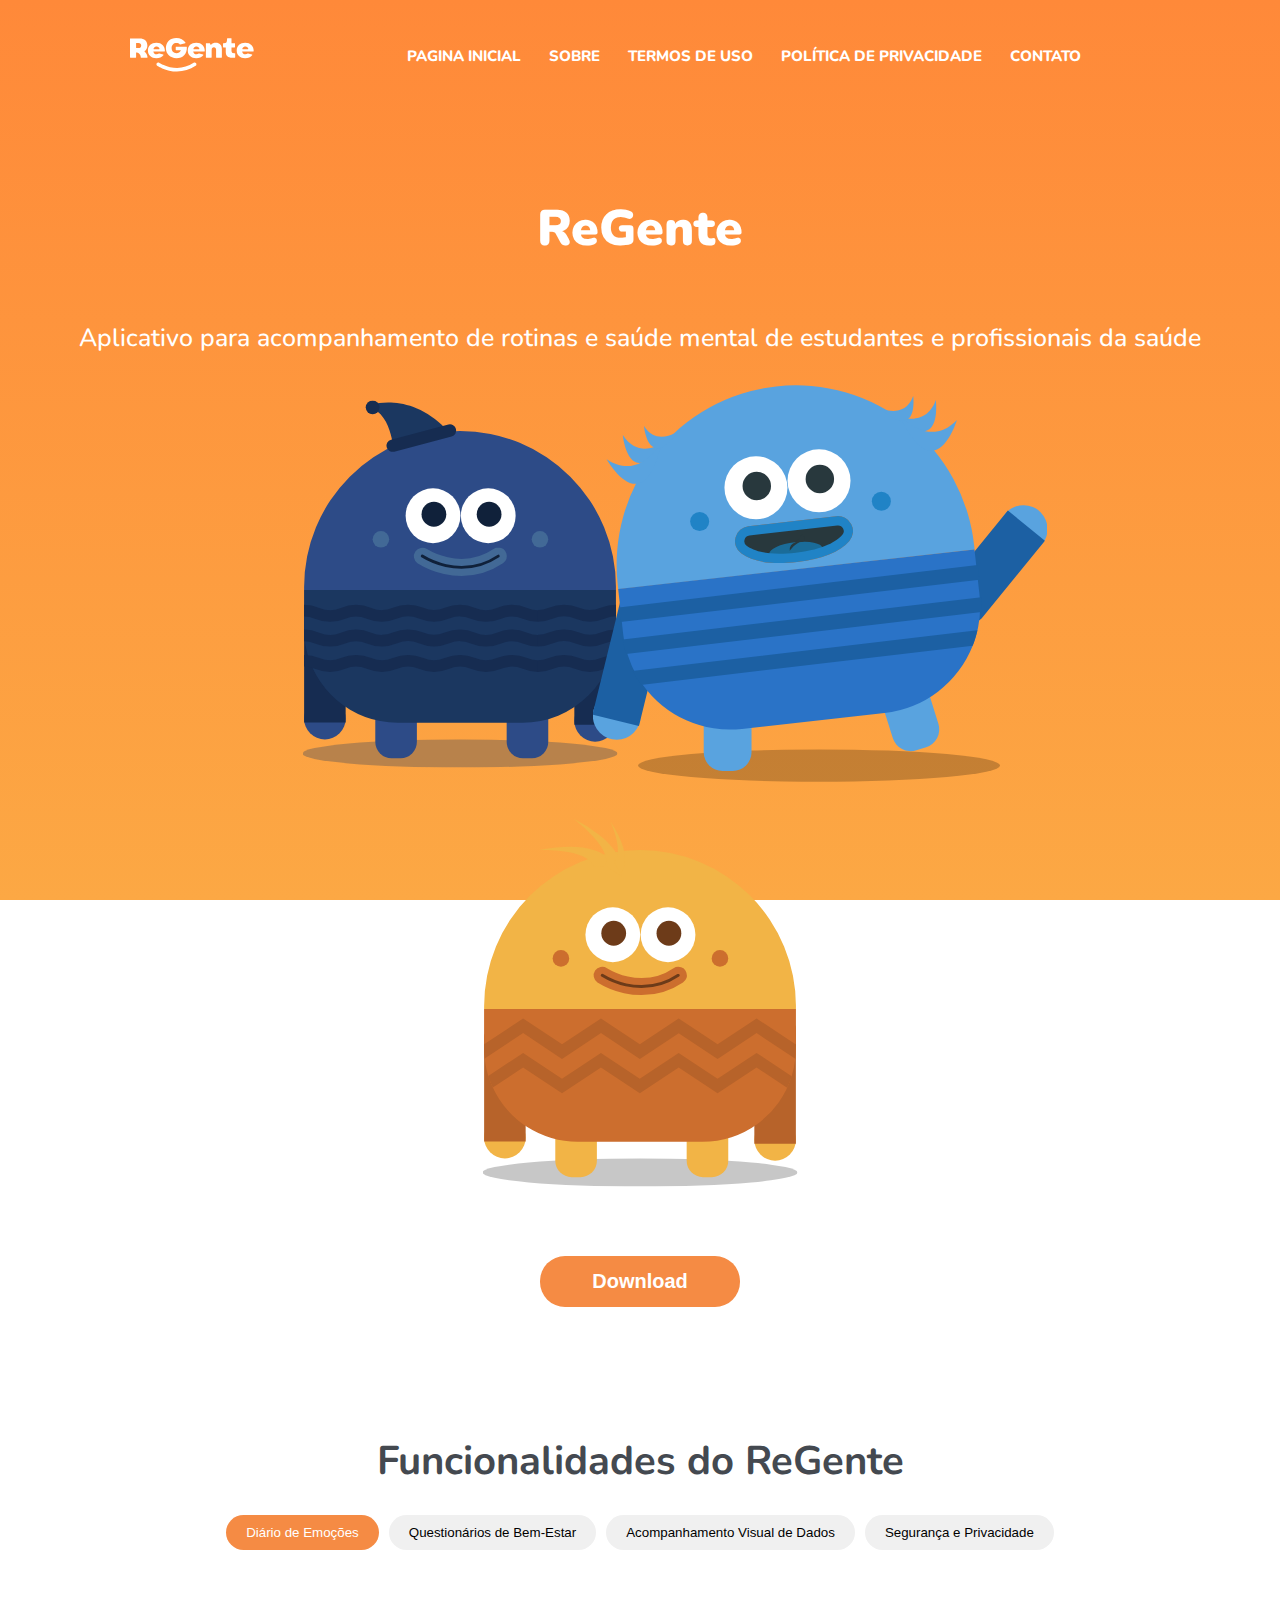
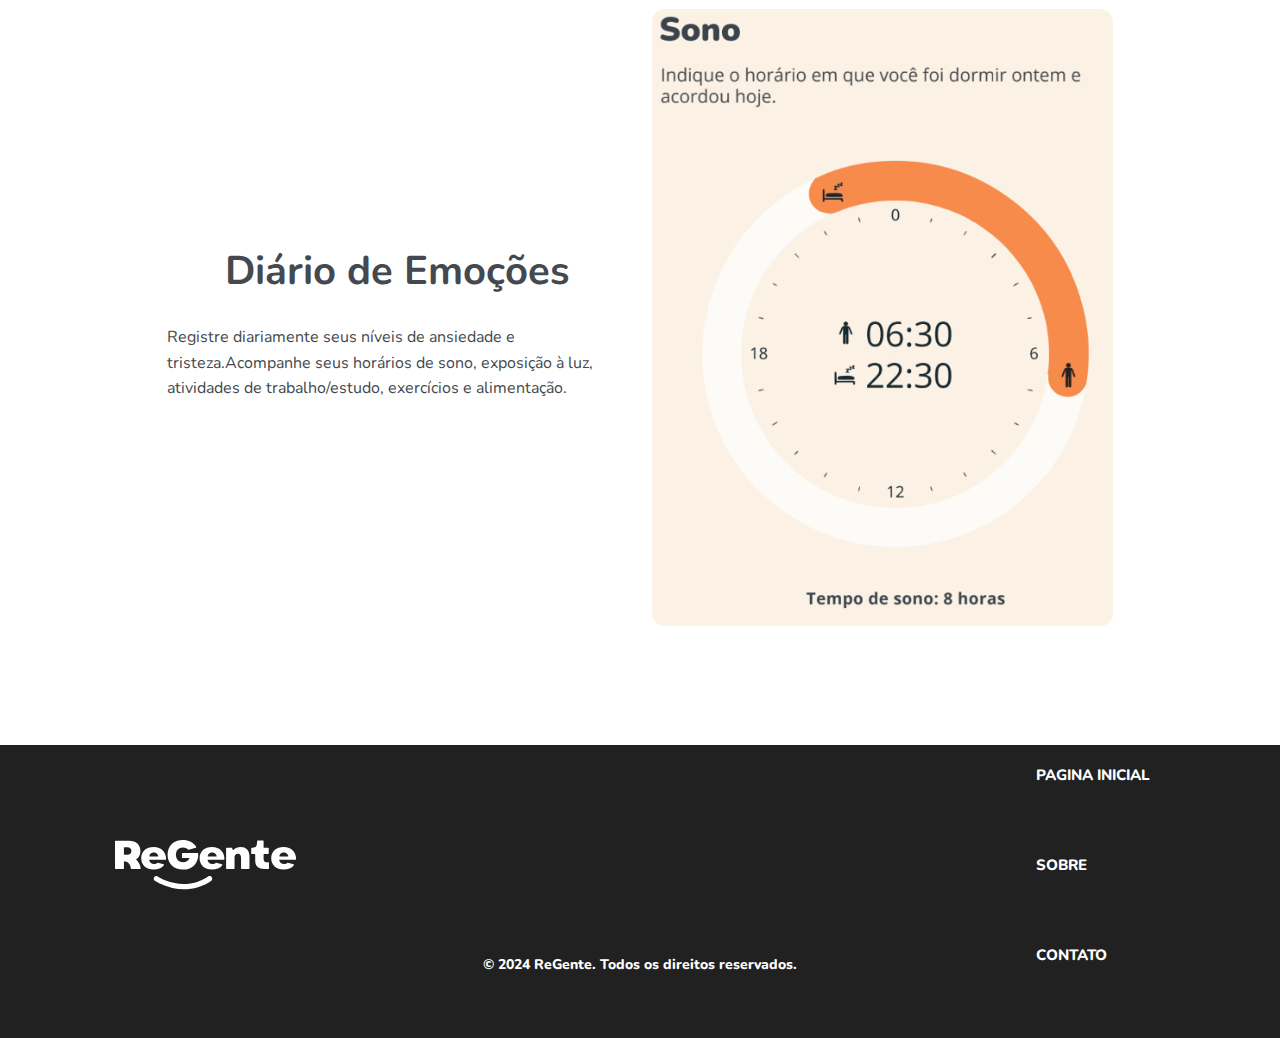
<file: index.html>
<!DOCTYPE html>
<html lang="en">
  <head>
    <meta charset="UTF-8" />
    <meta name="viewport" content="width=device-width, initial-scale=1.0" />
    <title>ReGente</title>
    <link rel="preconnect" href="https://fonts.googleapis.com" />
    <link rel="preconnect" href="https://fonts.gstatic.com" crossorigin />
    <link
      href="https://fonts.googleapis.com/css2?family=Nunito:ital,wght@0,200..1000;1,200..1000&display=swap"
      rel="stylesheet"
    />
    <link rel="stylesheet" href="./assets/css/home.css" />
    <link rel="stylesheet" href="./assets/css/footer.css" />
    <link rel="stylesheet" href="./assets/css/header.css" />
  </head>
  <body>
    <header>
      <nav>
        <input type="checkbox" id="check" />

        <label for="check" class="checkbtn">
          <i class="fas fa-bars"></i>
        </label>

        <label class="logo">
          <img src="./assets/logo_regente_branco.svg" alt="Logo ReGente" />
        </label>

        <ul>
          <li><a href="/">Pagina Inicial</a></li>
          <li><a href="./sobre.html">Sobre</a></li>
          <li><a href="./termos_de_uso.html">Termos de Uso</a></li>
          <li>
            <a href="./politica_de_privicidade.html">Política de Privacidade</a>
          </li>
          <li><a href="./contato.html">Contato</a></li>
        </ul>
      </nav>
    </header>
    <main>
      <div id="main-content">
        <div id="text-content">
          <h1>ReGente</h1>
          <p>
            Aplicativo para acompanhamento de rotinas e saúde mental de
            estudantes e profissionais da saúde
          </p>
          <div id="img-content">
            <img src="./assets/Vespertino_feliz.svg" alt="" class="side-img" />
            <img
              src="./assets/Neutro boas-vindas.svg"
              alt=""
              class="center-img"
            />
            <img src="./assets/Matutino_feliz.svg" alt="" class="side-img" />
          </div>
          <button id="downloadButton">Download</button>
        </div>
        <div id="notification" class="hidden">
          Download indisponível no momento
        </div>
        <div id="func-content">
          <h1>Funcionalidades do ReGente</h1>
          <div class="button-group">
            <button id="btn-daily" onclick="updateContent('Daily', this)">
              Diário de Emoções
            </button>
            <button
              id="btn-questionary"
              onclick="updateContent('Questionary', this)"
            >
              Questionários de Bem-Estar
            </button>
            <button id="btn-visual" onclick="updateContent('Visual', this)">
              Acompanhamento Visual de Dados
            </button>
            <button id="btn-security" onclick="updateContent('Security', this)">
              Segurança e Privacidade
            </button>
          </div>
          <section class="firstSection">
            <div class="intro-text">
              <h1 id="feature-title"></h1>
              <p id="feature-description"></p>
            </div>
            <div class="img-func">
              <img id="feature-image" src="./assets/Cronotipo.png" alt="" />
            </div>
          </section>
        </div>
      </div>
    </main>
    <footer>
      <section>
        <div class="logo">
          <img src="./assets/logo_regente_branco.svg" alt="Logo ReGente" />
        </div>
        <div id="div-nav">
          <nav>
            <ul>
              <li><a href="/">Pagina Inicial</a></li>
              <li><a href="./sobre.html">Sobre</a></li>
              <li><a href="./contato.html">Contato</a></li>
            </ul>
          </nav>
        </div>
      </section>

      <div class="copyright">
        <p>&copy; 2024 ReGente. Todos os direitos reservados.</p>
      </div>
    </footer>

    <script src="app.js"></script>
  </body>
</html>
</file>
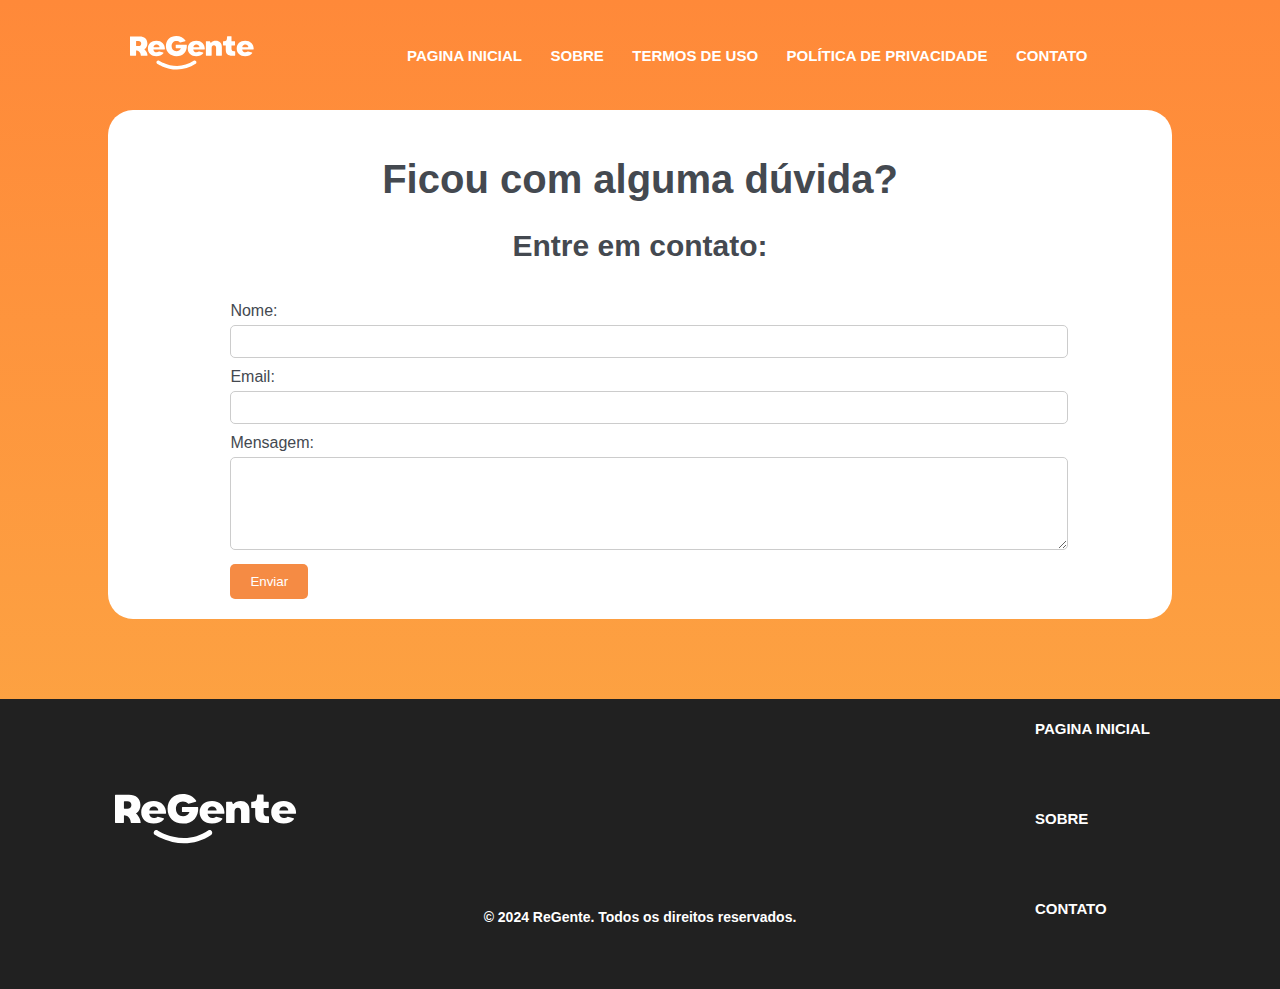
<file: contato.html>
<!DOCTYPE html>
<html lang="en">
  <head>
    <meta charset="UTF-8" />
    <meta name="viewport" content="width=device-width, initial-scale=1.0" />
    <title>ReGente</title>
    <link rel="stylesheet" href="./assets/css/contato.css" />
    <link rel="stylesheet" href="./assets/css/footer.css" />
    <link rel="stylesheet" href="./assets/css/header.css" />
    <link rel="preconnect" href="https://fonts.googleapis.com" />
    <link rel="preconnect" href="https://fonts.gstatic.com" crossorigin />
    <link
      rel="stylesheet"
      href="https://cdnjs.cloudflare.com/ajax/libs/font-awesome/5.15.3/css/all.min.css"
    />
  </head>
  <body>
    <header>
      <nav>
        <input type="checkbox" id="check" />

        <label for="check" class="checkbtn">
          <i class="fas fa-bars"></i>
        </label>

        <label class="logo">
          <img src="./assets/logo_regente_branco.svg" alt="Logo ReGente" />
        </label>

        <ul>
          <li><a href="/">Pagina Inicial</a></li>
          <li><a href="./sobre.html">Sobre</a></li>
          <li><a href="./termos_de_uso.html">Termos de Uso</a></li>
          <li>
            <a href="./politica_de_privicidade.html">Política de Privacidade</a>
          </li>
          <li><a href="./contato.html">Contato</a></li>
        </ul>
      </nav>
    </header>
    <main>
      <div id="main-content">
        <h1>Ficou com alguma dúvida?</h1>
        <h2>Entre em contato:</h2>
        <div id="section-forms">
          <form action="#" method="post">
            <label for="name">Nome:</label>
            <input type="text" id="name" name="name" required />

            <label for="email">Email:</label>
            <input type="email" id="email" name="email" required />

            <label for="message">Mensagem:</label>
            <textarea id="message" name="message" rows="5" required></textarea>

            <button type="submit">Enviar</button>
          </form>
        </div>
      </div>
    </main>
    <footer>
      <section>
        <div class="logo">
          <img src="./assets/logo_regente_branco.svg" alt="Logo ReGente" />
        </div>
        <div id="div-nav">
          <nav>
            <ul>
              <li><a href="/">Pagina Inicial</a></li>
              <li><a href="./sobre.html">Sobre</a></li>
              <li><a href="./contato.html">Contato</a></li>
            </ul>
          </nav>
        </div>
      </section>

      <div class="copyright">
        <p>&copy; 2024 ReGente. Todos os direitos reservados.</p>
      </div>
    </footer>
  </body>
</html>
</file>
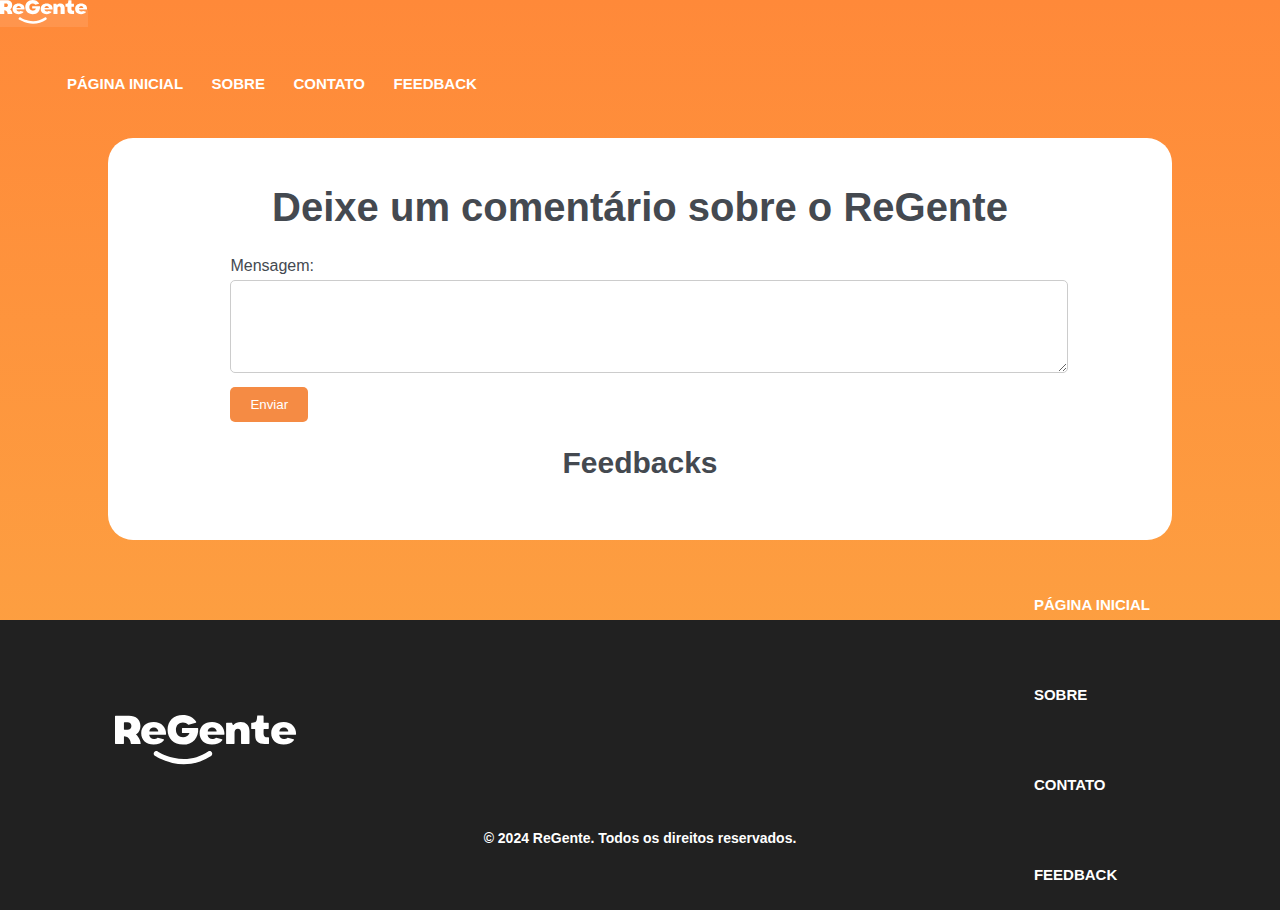
<file: feedback.html>
<!DOCTYPE html>
<html lang="en">
  <head>
    <meta charset="UTF-8" />
    <meta name="viewport" content="width=device-width, initial-scale=1.0" />
    <title>ReGente</title>
    <link rel="stylesheet" href="./assets/css/feedback.css" />
    <link rel="stylesheet" href="./assets/css/footer.css" />
    <link rel="stylesheet" href="./assets/css/header.css" />
    <link
      rel="stylesheet"
      href="https://cdnjs.cloudflare.com/ajax/libs/font-awesome/5.15.4/css/all.min.css"
    />
  </head>
  <body>
    <header>
      <div id="header-content">
        <div id="logo">
          <a href=""
            ><img src="./assets/logo_regente_branco.svg" alt="Logo ReGente"
          /></a>
        </div>
        <nav>
          <ul>
            <li><a href="/">Página Inicial</a></li>
            <li><a href="./sobre.html">Sobre</a></li>
            <li><a href="./contato.html">Contato</a></li>
            <li><a href="./feedback.html">Feedback</a></li>
          </ul>
        </nav>
      </div>
    </header>
    <main>
      <div id="main-content">
        <h1>Deixe um comentário sobre o ReGente</h1>

        <div id="section-forms">
          <form id="feedback-form" action="#" method="post">
            <label for="message">Mensagem:</label>
            <textarea id="message" name="message" rows="5" required></textarea>
            <button type="submit">Enviar</button>
          </form>
        </div>
        <h2>Feedbacks</h2>
        <ul id="feedbacks"></ul>
      </div>
    </main>
    <footer>
      <section>
        <div class="logo">
          <img src="./assets/logo_regente_branco.svg" alt="Logo ReGente" />
        </div>
        <div id="div-nav">
          <nav>
            <ul>
              <li><a href="/">Página Inicial</a></li>
              <li><a href="./sobre.html">Sobre</a></li>
              <li><a href="./contato.html">Contato</a></li>
              <li><a href="./feedback.html">Feedback</a></li>
            </ul>
          </nav>
        </div>
      </section>
      <div class="copyright">
        <p>&copy; 2024 ReGente. Todos os direitos reservados.</p>
      </div>
    </footer>
    <script src="feedback.js"></script>
  </body>
</html>
</file>
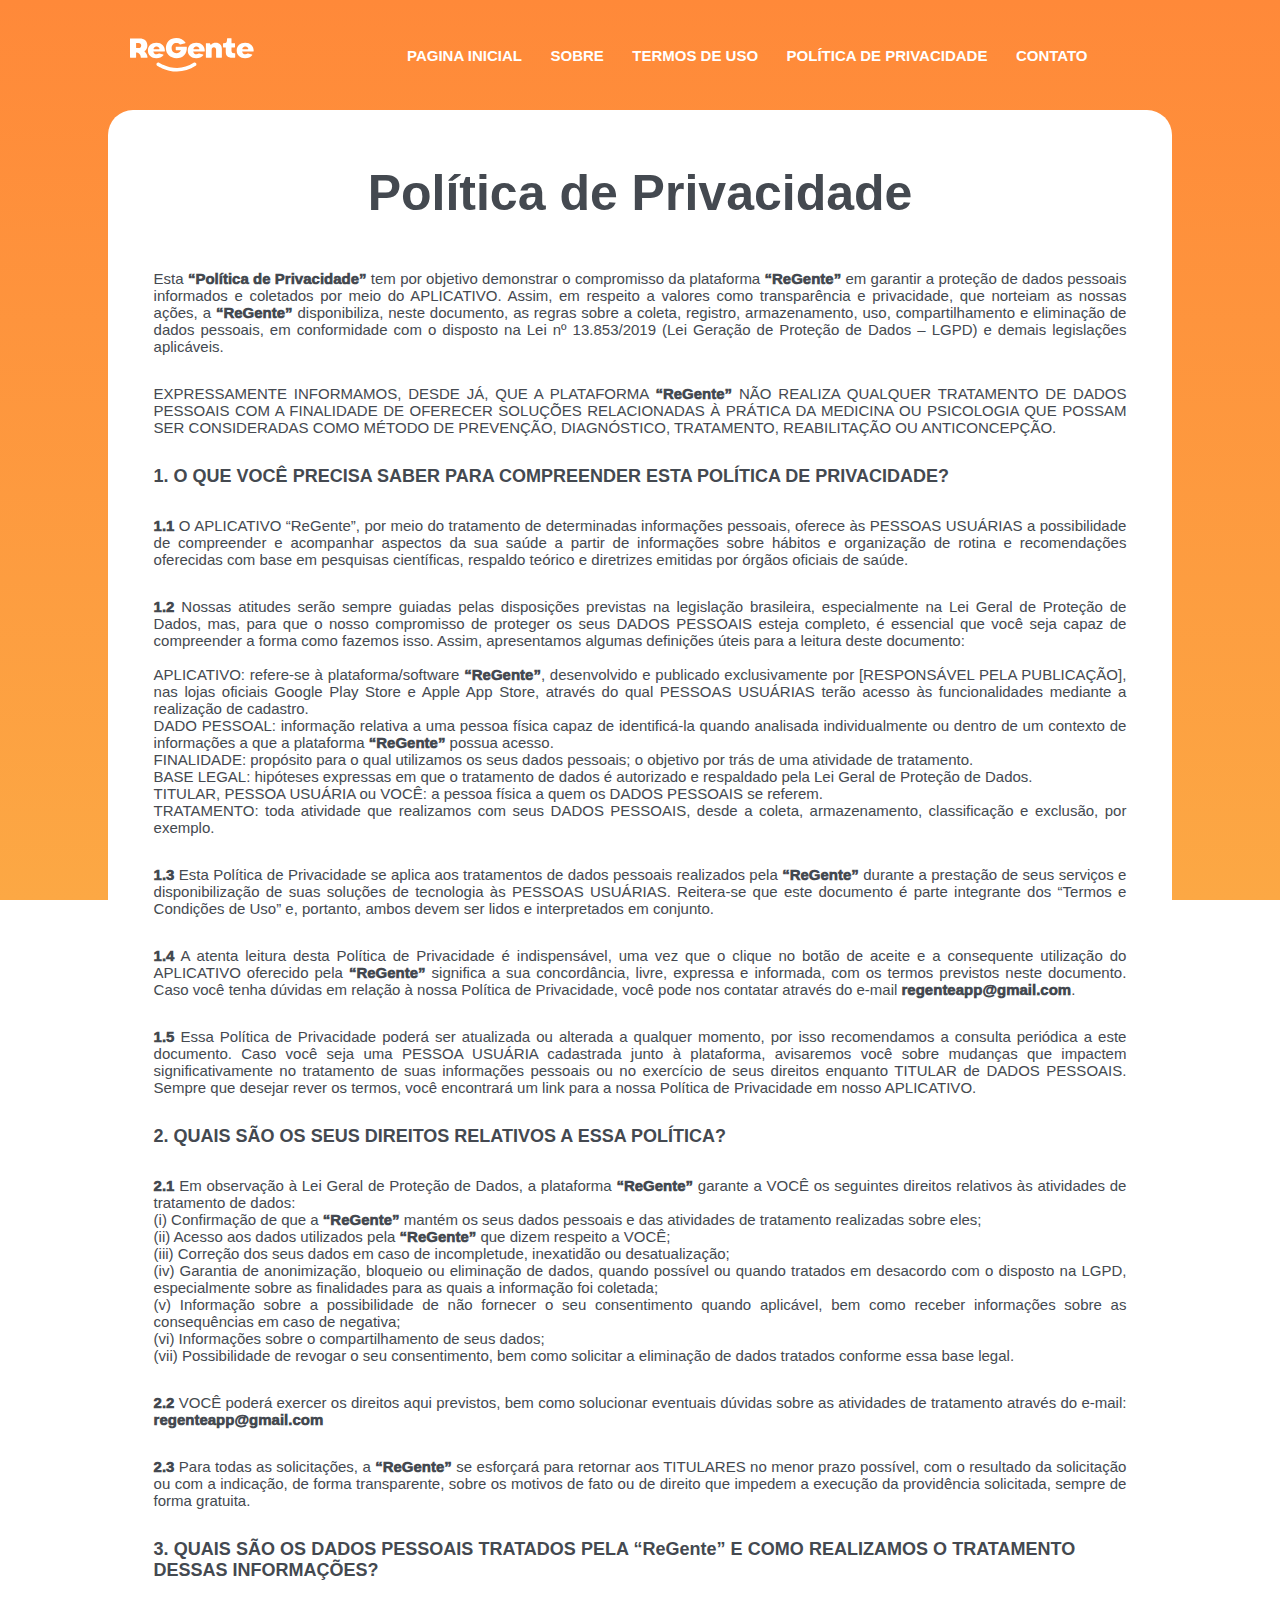
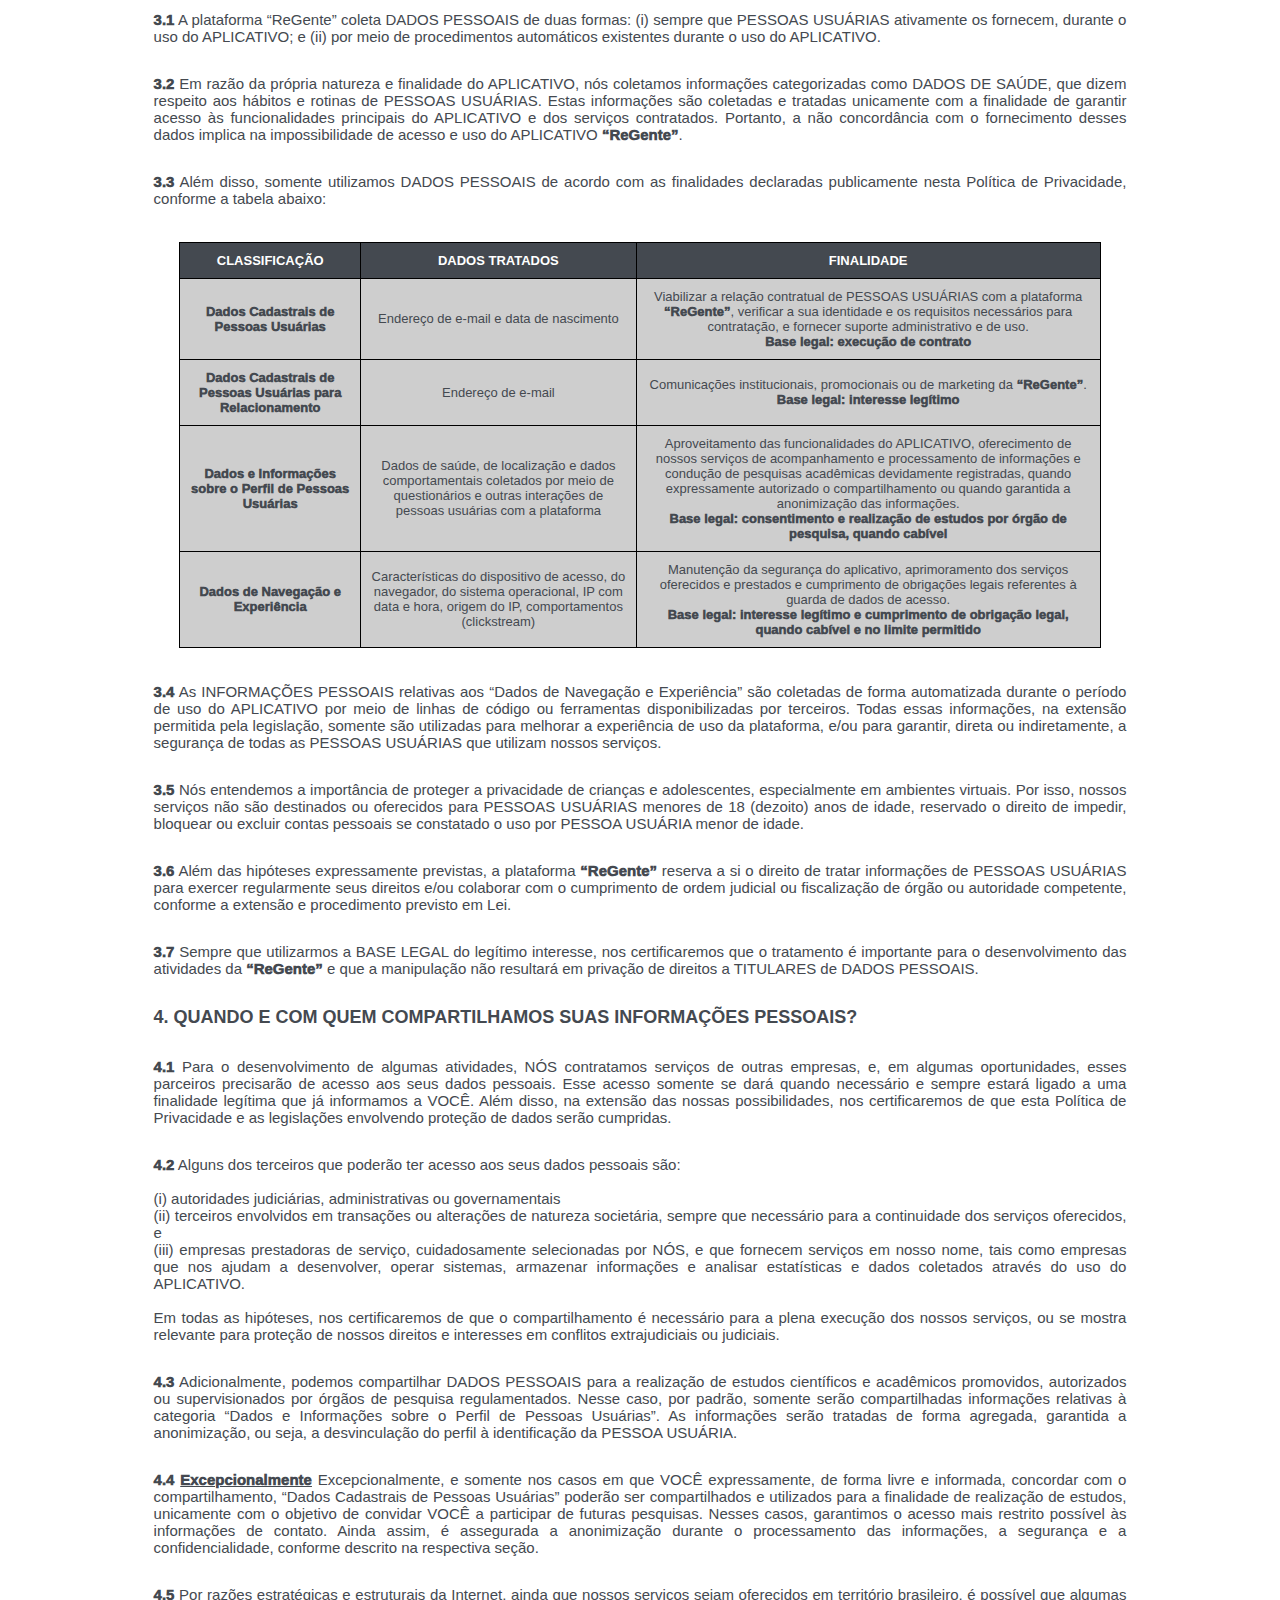
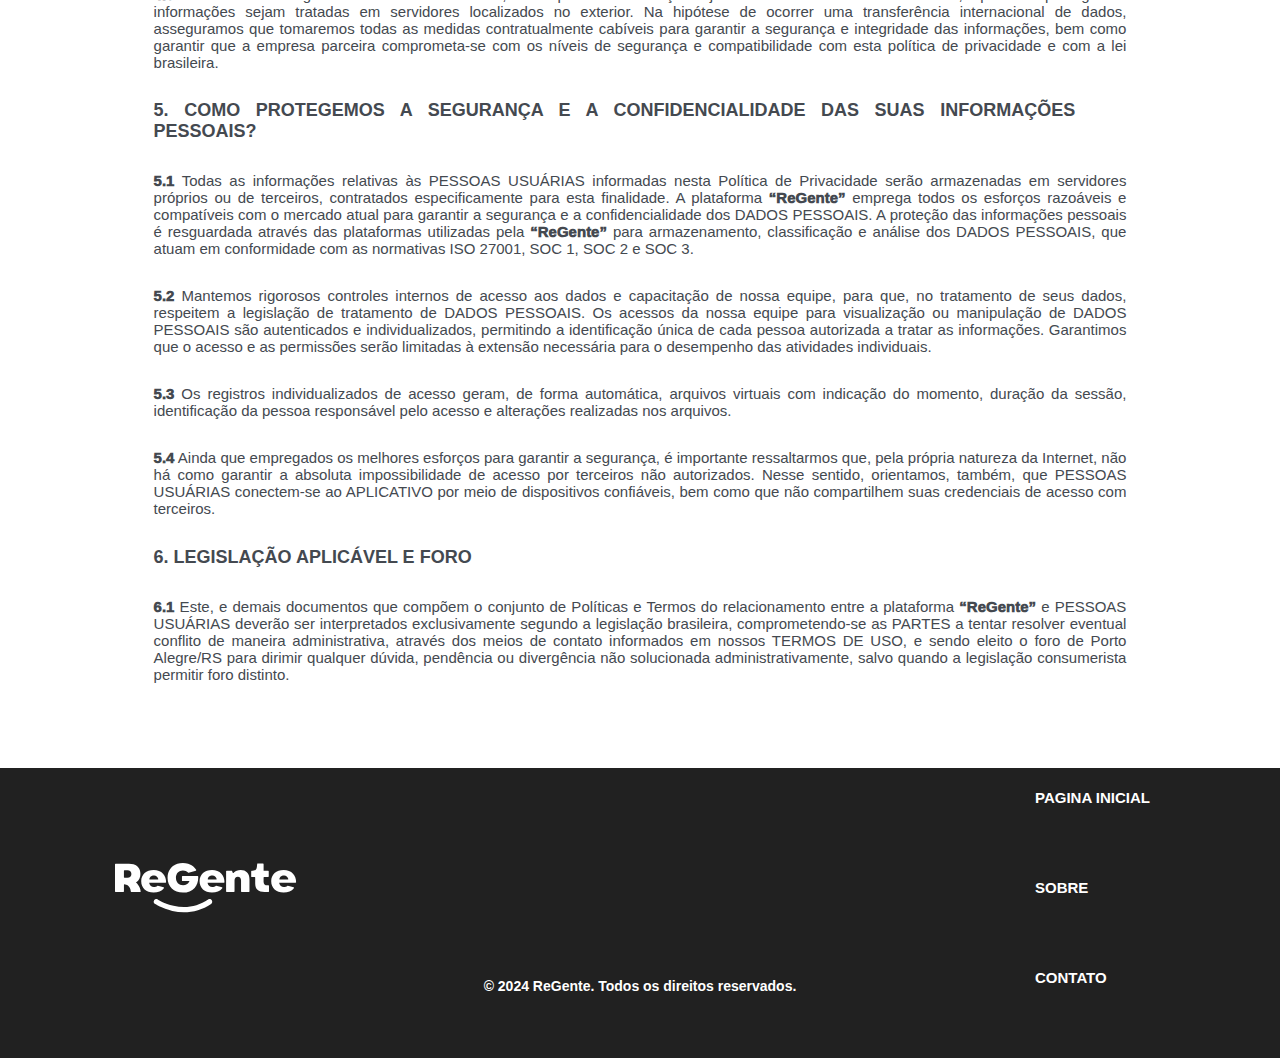
<file: politica_de_privicidade.html>
<!DOCTYPE html>
<html lang="en">
  <head>
    <meta charset="UTF-8" />
    <meta name="viewport" content="width=device-width, initial-scale=1.0" />
    <title>ReGente - Política de Privacidade</title>
    <link rel="stylesheet" href="./assets/css/politica.css" />
    <link rel="stylesheet" href="./assets/css/footer.css" />
    <link rel="stylesheet" href="./assets/css/header.css" />
    <link rel="preconnect" href="https://fonts.googleapis.com" />
    <link rel="preconnect" href="https://fonts.gstatic.com" crossorigin />
    <link
      rel="stylesheet"
      href="https://cdnjs.cloudflare.com/ajax/libs/font-awesome/5.15.3/css/all.min.css"
    />
  </head>
  <body>
    <header>
      <nav>
        <input type="checkbox" id="check" />

        <label for="check" class="checkbtn">
          <i class="fas fa-bars"></i>
        </label>

        <label class="logo">
          <img src="./assets/logo_regente_branco.svg" alt="Logo ReGente" />
        </label>

        <ul>
          <li><a href="/">Pagina Inicial</a></li>
          <li><a href="./sobre.html">Sobre</a></li>
          <li><a href="./termos_de_uso.html">Termos de Uso</a></li>
          <li>
            <a href="./politica_de_privicidade.html">Política de Privacidade</a>
          </li>
          <li><a href="./contato.html">Contato</a></li>
        </ul>
      </nav>
    </header>
    <main>
      <div id="main-content">
        <h1>Política de Privacidade</h1>
        <p>
          Esta <strong>“Política de Privacidade”</strong> tem por objetivo
          demonstrar o compromisso da plataforma <strong>“ReGente”</strong> em
          garantir a proteção de dados pessoais informados e coletados por meio
          do APLICATIVO. Assim, em respeito a valores como transparência e
          privacidade, que norteiam as nossas ações, a
          <strong>“ReGente”</strong> disponibiliza, neste documento, as regras
          sobre a coleta, registro, armazenamento, uso, compartilhamento e
          eliminação de dados pessoais, em conformidade com o disposto na Lei nº
          13.853/2019 (Lei Geração de Proteção de Dados – LGPD) e demais
          legislações aplicáveis.
        </p>
        <p>
          EXPRESSAMENTE INFORMAMOS, DESDE JÁ, QUE A PLATAFORMA
          <strong>“ReGente”</strong> NÃO REALIZA QUALQUER TRATAMENTO DE DADOS
          PESSOAIS COM A FINALIDADE DE OFERECER SOLUÇÕES RELACIONADAS À PRÁTICA
          DA MEDICINA OU PSICOLOGIA QUE POSSAM SER CONSIDERADAS COMO MÉTODO DE
          PREVENÇÃO, DIAGNÓSTICO, TRATAMENTO, REABILITAÇÃO OU ANTICONCEPÇÃO.
        </p>
        <h2>
          1. O QUE VOCÊ PRECISA SABER PARA COMPREENDER ESTA POLÍTICA DE
          PRIVACIDADE?
        </h2>
        <p>
          <strong>1.1</strong> O APLICATIVO “ReGente”, por meio do tratamento de
          determinadas informações pessoais, oferece às PESSOAS USUÁRIAS a
          possibilidade de compreender e acompanhar aspectos da sua saúde a
          partir de informações sobre hábitos e organização de rotina e
          recomendações oferecidas com base em pesquisas científicas, respaldo
          teórico e diretrizes emitidas por órgãos oficiais de saúde.
        </p>
        <p>
          <strong>1.2</strong> Nossas atitudes serão sempre guiadas pelas
          disposições previstas na legislação brasileira, especialmente na Lei
          Geral de Proteção de Dados, mas, para que o nosso compromisso de
          proteger os seus DADOS PESSOAIS esteja completo, é essencial que você
          seja capaz de compreender a forma como fazemos isso. Assim,
          apresentamos algumas definições úteis para a leitura deste documento:
          <br />
          <br />
          APLICATIVO: refere-se à plataforma/software
          <strong>“ReGente”</strong>, desenvolvido e publicado exclusivamente
          por [RESPONSÁVEL PELA PUBLICAÇÃO], nas lojas oficiais Google Play
          Store e Apple App Store, através do qual PESSOAS USUÁRIAS terão acesso
          às funcionalidades mediante a realização de cadastro. <br />
          DADO PESSOAL: informação relativa a uma pessoa física capaz de
          identificá-la quando analisada individualmente ou dentro de um
          contexto de informações a que a plataforma
          <strong>“ReGente”</strong> possua acesso. <br />
          FINALIDADE: propósito para o qual utilizamos os seus dados pessoais; o
          objetivo por trás de uma atividade de tratamento. <br />
          BASE LEGAL: hipóteses expressas em que o tratamento de dados é
          autorizado e respaldado pela Lei Geral de Proteção de Dados. <br />
          TITULAR, PESSOA USUÁRIA ou VOCÊ: a pessoa física a quem os DADOS
          PESSOAIS se referem. <br />
          TRATAMENTO: toda atividade que realizamos com seus DADOS PESSOAIS,
          desde a coleta, armazenamento, classificação e exclusão, por exemplo.
        </p>
        <p>
          <strong>1.3</strong> Esta Política de Privacidade se aplica aos
          tratamentos de dados pessoais realizados pela
          <strong>“ReGente”</strong> durante a prestação de seus serviços e
          disponibilização de suas soluções de tecnologia às PESSOAS USUÁRIAS.
          Reitera-se que este documento é parte integrante dos “Termos e
          Condições de Uso” e, portanto, ambos devem ser lidos e interpretados
          em conjunto.
        </p>
        <p>
          <strong>1.4</strong> A atenta leitura desta Política de Privacidade é
          indispensável, uma vez que o clique no botão de aceite e a consequente
          utilização do APLICATIVO oferecido pela
          <strong>“ReGente”</strong> significa a sua concordância, livre,
          expressa e informada, com os termos previstos neste documento. Caso
          você tenha dúvidas em relação à nossa Política de Privacidade, você
          pode nos contatar através do e-mail
          <strong>regenteapp@gmail.com</strong>.
        </p>
        <p>
          <strong>1.5</strong> Essa Política de Privacidade poderá ser
          atualizada ou alterada a qualquer momento, por isso recomendamos a
          consulta periódica a este documento. Caso você seja uma PESSOA USUÁRIA
          cadastrada junto à plataforma, avisaremos você sobre mudanças que
          impactem significativamente no tratamento de suas informações pessoais
          ou no exercício de seus direitos enquanto TITULAR de DADOS PESSOAIS.
          Sempre que desejar rever os termos, você encontrará um link para a
          nossa Política de Privacidade em nosso APLICATIVO.
        </p>
        <h2>2. QUAIS SÃO OS SEUS DIREITOS RELATIVOS A ESSA POLÍTICA?</h2>
        <p>
          <strong>2.1</strong> Em observação à Lei Geral de Proteção de Dados, a
          plataforma <strong>“ReGente”</strong> garante a VOCÊ os seguintes
          direitos relativos às atividades de tratamento de dados: <br />
          (i) Confirmação de que a <strong>“ReGente”</strong> mantém os seus
          dados pessoais e das atividades de tratamento realizadas sobre eles;
          <br />
          (ii) Acesso aos dados utilizados pela <strong>“ReGente”</strong> que
          dizem respeito a VOCÊ; <br />
          (iii) Correção dos seus dados em caso de incompletude, inexatidão ou
          desatualização; <br />
          (iv) Garantia de anonimização, bloqueio ou eliminação de dados, quando
          possível ou quando tratados em desacordo com o disposto na LGPD,
          especialmente sobre as finalidades para as quais a informação foi
          coletada; <br />
          (v) Informação sobre a possibilidade de não fornecer o seu
          consentimento quando aplicável, bem como receber informações sobre as
          consequências em caso de negativa; <br />
          (vi) Informações sobre o compartilhamento de seus dados; <br />
          (vii) Possibilidade de revogar o seu consentimento, bem como solicitar
          a eliminação de dados tratados conforme essa base legal.
        </p>
        <p>
          <strong>2.2</strong> VOCÊ poderá exercer os direitos aqui previstos,
          bem como solucionar eventuais dúvidas sobre as atividades de
          tratamento através do e-mail: <strong>regenteapp@gmail.com</strong>
        </p>
        <p>
          <strong>2.3</strong> Para todas as solicitações, a
          <strong>“ReGente”</strong> se esforçará para retornar aos TITULARES no
          menor prazo possível, com o resultado da solicitação ou com a
          indicação, de forma transparente, sobre os motivos de fato ou de
          direito que impedem a execução da providência solicitada, sempre de
          forma gratuita.
        </p>
        <h2>
          3. QUAIS SÃO OS DADOS PESSOAIS TRATADOS PELA “ReGente” E COMO
          REALIZAMOS O TRATAMENTO DESSAS INFORMAÇÕES?
        </h2>
        <p>
          <strong>3.1</strong> A plataforma “ReGente” coleta DADOS PESSOAIS de
          duas formas: (i) sempre que PESSOAS USUÁRIAS ativamente os fornecem,
          durante o uso do APLICATIVO; e (ii) por meio de procedimentos
          automáticos existentes durante o uso do APLICATIVO.
        </p>
        <p>
          <strong>3.2</strong> Em razão da própria natureza e finalidade do
          APLICATIVO, nós coletamos informações categorizadas como DADOS DE
          SAÚDE, que dizem respeito aos hábitos e rotinas de PESSOAS USUÁRIAS.
          Estas informações são coletadas e tratadas unicamente com a finalidade
          de garantir acesso às funcionalidades principais do APLICATIVO e dos
          serviços contratados. Portanto, a não concordância com o fornecimento
          desses dados implica na impossibilidade de acesso e uso do APLICATIVO
          <strong>“ReGente”</strong>.
        </p>
        <p>
          <strong>3.3</strong> Além disso, somente utilizamos DADOS PESSOAIS de
          acordo com as finalidades declaradas publicamente nesta Política de
          Privacidade, conforme a tabela abaixo:
        </p>

        <div id="table">
          <table>
            <thead>
              <tr>
                <th>CLASSIFICAÇÃO</th>
                <th>DADOS TRATADOS</th>
                <th>FINALIDADE</th>
              </tr>
            </thead>
            <tbody>
              <tr>
                <td><strong>Dados Cadastrais de Pessoas Usuárias</strong></td>
                <td>Endereço de e-mail e data de nascimento</td>
                <td>
                  Viabilizar a relação contratual de PESSOAS USUÁRIAS com a
                  plataforma <strong>“ReGente”</strong>, verificar a sua
                  identidade e os requisitos necessários para contratação, e
                  fornecer suporte administrativo e de uso.<br /><strong
                    >Base legal: execução de contrato</strong
                  >
                </td>
              </tr>
              <tr>
                <td>
                  <strong
                    >Dados Cadastrais de Pessoas Usuárias para
                    Relacionamento</strong
                  >
                </td>
                <td>Endereço de e-mail</td>
                <td>
                  Comunicações institucionais, promocionais ou de marketing da
                  <strong>“ReGente”</strong>.<br />
                  <strong>Base legal: interesse legítimo</strong>
                </td>
              </tr>
              <tr>
                <td>
                  <strong
                    >Dados e Informações sobre o Perfil de Pessoas
                    Usuárias</strong
                  >
                </td>
                <td>
                  Dados de saúde, de localização e dados comportamentais
                  coletados por meio de questionários e outras interações de
                  pessoas usuárias com a plataforma
                </td>
                <td>
                  Aproveitamento das funcionalidades do APLICATIVO, oferecimento
                  de nossos serviços de acompanhamento e processamento de
                  informações e condução de pesquisas acadêmicas devidamente
                  registradas, quando expressamente autorizado o
                  compartilhamento ou quando garantida a anonimização das
                  informações.<br />
                  <strong
                    >Base legal: consentimento e realização de estudos por órgão
                    de pesquisa, quando cabível</strong
                  >
                </td>
              </tr>
              <tr>
                <td><strong>Dados de Navegação e Experiência</strong></td>
                <td>
                  Características do dispositivo de acesso, do navegador, do
                  sistema operacional, IP com data e hora, origem do IP,
                  comportamentos (clickstream)
                </td>
                <td>
                  Manutenção da segurança do aplicativo, aprimoramento dos
                  serviços oferecidos e prestados e cumprimento de obrigações
                  legais referentes à guarda de dados de acesso.<br /><strong
                    >Base legal: interesse legítimo e cumprimento de obrigação
                    legal, quando cabível e no limite permitido</strong
                  >
                </td>
              </tr>
            </tbody>
          </table>
        </div>

        <p>
          <strong>3.4</strong> As INFORMAÇÕES PESSOAIS relativas aos “Dados de
          Navegação e Experiência” são coletadas de forma automatizada durante o
          período de uso do APLICATIVO por meio de linhas de código ou
          ferramentas disponibilizadas por terceiros. Todas essas informações,
          na extensão permitida pela legislação, somente são utilizadas para
          melhorar a experiência de uso da plataforma, e/ou para garantir,
          direta ou indiretamente, a segurança de todas as PESSOAS USUÁRIAS que
          utilizam nossos serviços.
        </p>
        <p>
          <strong>3.5</strong> Nós entendemos a importância de proteger a
          privacidade de crianças e adolescentes, especialmente em ambientes
          virtuais. Por isso, nossos serviços não são destinados ou oferecidos
          para PESSOAS USUÁRIAS menores de 18 (dezoito) anos de idade, reservado
          o direito de impedir, bloquear ou excluir contas pessoais se
          constatado o uso por PESSOA USUÁRIA menor de idade.
        </p>
        <p>
          <strong>3.6</strong> Além das hipóteses expressamente previstas, a
          plataforma <strong>“ReGente”</strong>
          reserva a si o direito de tratar informações de PESSOAS USUÁRIAS para
          exercer regularmente seus direitos e/ou colaborar com o cumprimento de
          ordem judicial ou fiscalização de órgão ou autoridade competente,
          conforme a extensão e procedimento previsto em Lei.
        </p>
        <p>
          <strong>3.7</strong> Sempre que utilizarmos a BASE LEGAL do legítimo
          interesse, nos certificaremos que o tratamento é importante para o
          desenvolvimento das atividades da <strong>“ReGente”</strong> e que a
          manipulação não resultará em privação de direitos a TITULARES de DADOS
          PESSOAIS.
        </p>
        <h2>4. QUANDO E COM QUEM COMPARTILHAMOS SUAS INFORMAÇÕES PESSOAIS?</h2>
        <p>
          <strong>4.1</strong> Para o desenvolvimento de algumas atividades, NÓS
          contratamos serviços de outras empresas, e, em algumas oportunidades,
          esses parceiros precisarão de acesso aos seus dados pessoais. Esse
          acesso somente se dará quando necessário e sempre estará ligado a uma
          finalidade legítima que já informamos a VOCÊ. Além disso, na extensão
          das nossas possibilidades, nos certificaremos de que esta Política de
          Privacidade e as legislações envolvendo proteção de dados serão
          cumpridas.
        </p>
        <p>
          <strong>4.2</strong> Alguns dos terceiros que poderão ter acesso aos
          seus dados pessoais são:
          <br />
          <br />
          (i) autoridades judiciárias, administrativas ou governamentais <br />
          (ii) terceiros envolvidos em transações ou alterações de natureza
          societária, sempre que necessário para a continuidade dos serviços
          oferecidos, e <br />
          (iii) empresas prestadoras de serviço, cuidadosamente selecionadas por
          NÓS, e que fornecem serviços em nosso nome, tais como empresas que nos
          ajudam a desenvolver, operar sistemas, armazenar informações e
          analisar estatísticas e dados coletados através do uso do APLICATIVO.
          <br /><br />Em todas as hipóteses, nos certificaremos de que o
          compartilhamento é necessário para a plena execução dos nossos
          serviços, ou se mostra relevante para proteção de nossos direitos e
          interesses em conflitos extrajudiciais ou judiciais.
        </p>
        <p>
          <strong>4.3</strong> Adicionalmente, podemos compartilhar DADOS
          PESSOAIS para a realização de estudos científicos e acadêmicos
          promovidos, autorizados ou supervisionados por órgãos de pesquisa
          regulamentados. Nesse caso, por padrão, somente serão compartilhadas
          informações relativas à categoria “Dados e Informações sobre o Perfil
          de Pessoas Usuárias”. As informações serão tratadas de forma agregada,
          garantida a anonimização, ou seja, a desvinculação do perfil à
          identificação da PESSOA USUÁRIA.
        </p>
        <p>
          <strong>4.4 <u>Excepcionalmente</u></strong> Excepcionalmente, e
          somente nos casos em que VOCÊ expressamente, de forma livre e
          informada, concordar com o compartilhamento, “Dados Cadastrais de
          Pessoas Usuárias” poderão ser compartilhados e utilizados para a
          finalidade de realização de estudos, unicamente com o objetivo de
          convidar VOCÊ a participar de futuras pesquisas. Nesses casos,
          garantimos o acesso mais restrito possível às informações de contato.
          Ainda assim, é assegurada a anonimização durante o processamento das
          informações, a segurança e a confidencialidade, conforme descrito na
          respectiva seção.
        </p>
        <p>
          <strong>4.5</strong> Por razões estratégicas e estruturais da
          Internet, ainda que nossos serviços sejam oferecidos em território
          brasileiro, é possível que algumas informações sejam tratadas em
          servidores localizados no exterior. Na hipótese de ocorrer uma
          transferência internacional de dados, asseguramos que tomaremos todas
          as medidas contratualmente cabíveis para garantir a segurança e
          integridade das informações, bem como garantir que a empresa parceira
          comprometa-se com os níveis de segurança e compatibilidade com esta
          política de privacidade e com a lei brasileira.
        </p>
        <h2>
          5. COMO PROTEGEMOS A SEGURANÇA E A CONFIDENCIALIDADE DAS SUAS
          INFORMAÇÕES PESSOAIS?
        </h2>
        <p>
          <strong>5.1</strong> Todas as informações relativas às PESSOAS
          USUÁRIAS informadas nesta Política de Privacidade serão armazenadas em
          servidores próprios ou de terceiros, contratados especificamente para
          esta finalidade. A plataforma <strong>“ReGente”</strong> emprega todos
          os esforços razoáveis e compatíveis com o mercado atual para garantir
          a segurança e a confidencialidade dos DADOS PESSOAIS. A proteção das
          informações pessoais é resguardada através das plataformas utilizadas
          pela <strong>“ReGente”</strong> para armazenamento, classificação e
          análise dos DADOS PESSOAIS, que atuam em conformidade com as
          normativas ISO 27001, SOC 1, SOC 2 e SOC 3.
        </p>
        <p>
          <strong>5.2</strong> Mantemos rigorosos controles internos de acesso
          aos dados e capacitação de nossa equipe, para que, no tratamento de
          seus dados, respeitem a legislação de tratamento de DADOS PESSOAIS. Os
          acessos da nossa equipe para visualização ou manipulação de DADOS
          PESSOAIS são autenticados e individualizados, permitindo a
          identificação única de cada pessoa autorizada a tratar as informações.
          Garantimos que o acesso e as permissões serão limitadas à extensão
          necessária para o desempenho das atividades individuais.
        </p>
        <p>
          <strong>5.3</strong> Os registros individualizados de acesso geram, de
          forma automática, arquivos virtuais com indicação do momento, duração
          da sessão, identificação da pessoa responsável pelo acesso e
          alterações realizadas nos arquivos.
        </p>
        <p>
          <strong>5.4</strong> Ainda que empregados os melhores esforços para
          garantir a segurança, é importante ressaltarmos que, pela própria
          natureza da Internet, não há como garantir a absoluta impossibilidade
          de acesso por terceiros não autorizados. Nesse sentido, orientamos,
          também, que PESSOAS USUÁRIAS conectem-se ao APLICATIVO por meio de
          dispositivos confiáveis, bem como que não compartilhem suas
          credenciais de acesso com terceiros.
        </p>
        <h2>6. LEGISLAÇÃO APLICÁVEL E FORO</h2>
        <p>
          <strong>6.1</strong> Este, e demais documentos que compõem o conjunto
          de Políticas e Termos do relacionamento entre a plataforma
          <strong>“ReGente”</strong> e PESSOAS USUÁRIAS deverão ser
          interpretados exclusivamente segundo a legislação brasileira,
          comprometendo-se as PARTES a tentar resolver eventual conflito de
          maneira administrativa, através dos meios de contato informados em
          nossos TERMOS DE USO, e sendo eleito o foro de Porto Alegre/RS para
          dirimir qualquer dúvida, pendência ou divergência não solucionada
          administrativamente, salvo quando a legislação consumerista permitir
          foro distinto.
        </p>
      </div>
    </main>
    <footer>
      <section>
        <div class="logo">
          <img src="./assets/logo_regente_branco.svg" alt="Logo ReGente" />
        </div>
        <div id="div-nav">
          <nav>
            <ul>
              <li><a href="/">Pagina Inicial</a></li>
              <li><a href="./sobre.html">Sobre</a></li>
              <li><a href="./contato.html">Contato</a></li>
            </ul>
          </nav>
        </div>
      </section>
      <div class="copyright">
        <p>&copy; 2024 ReGente. Todos os direitos reservados.</p>
      </div>
    </footer>
  </body>
</html>
</file>
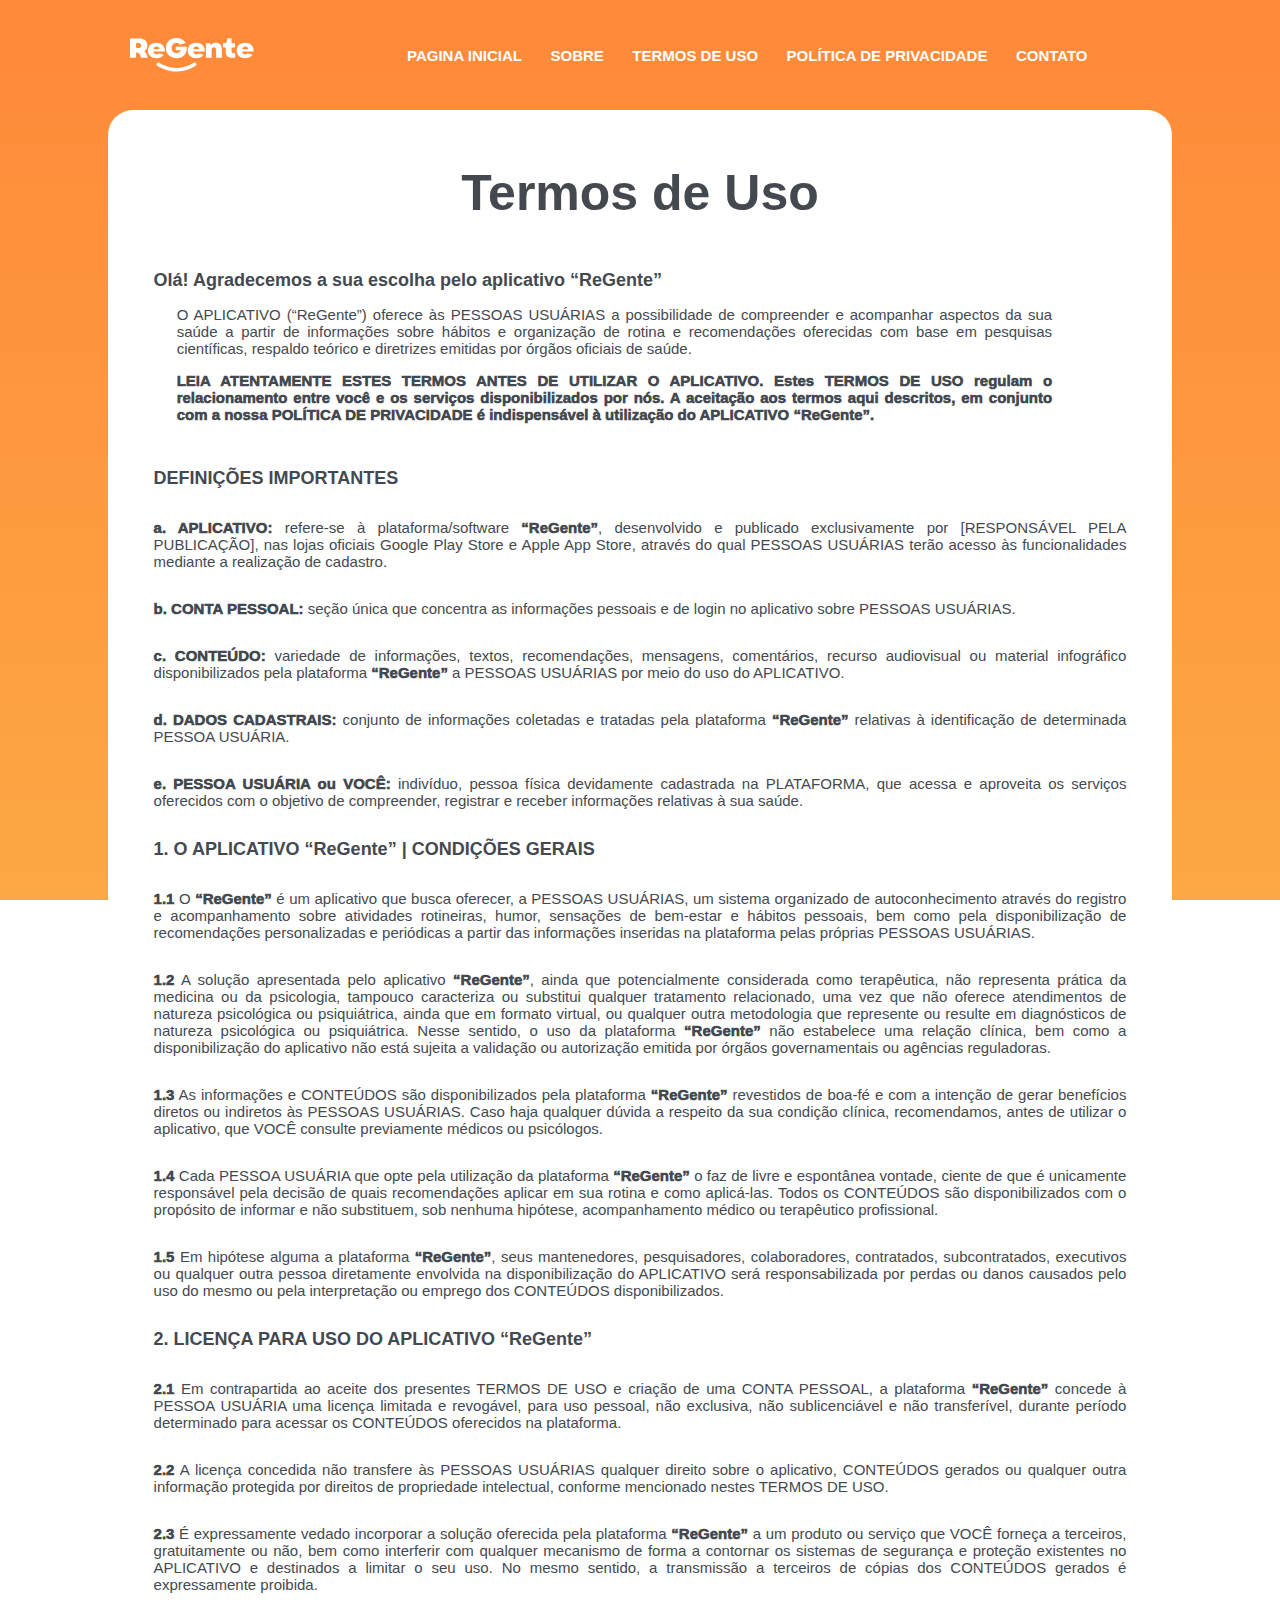
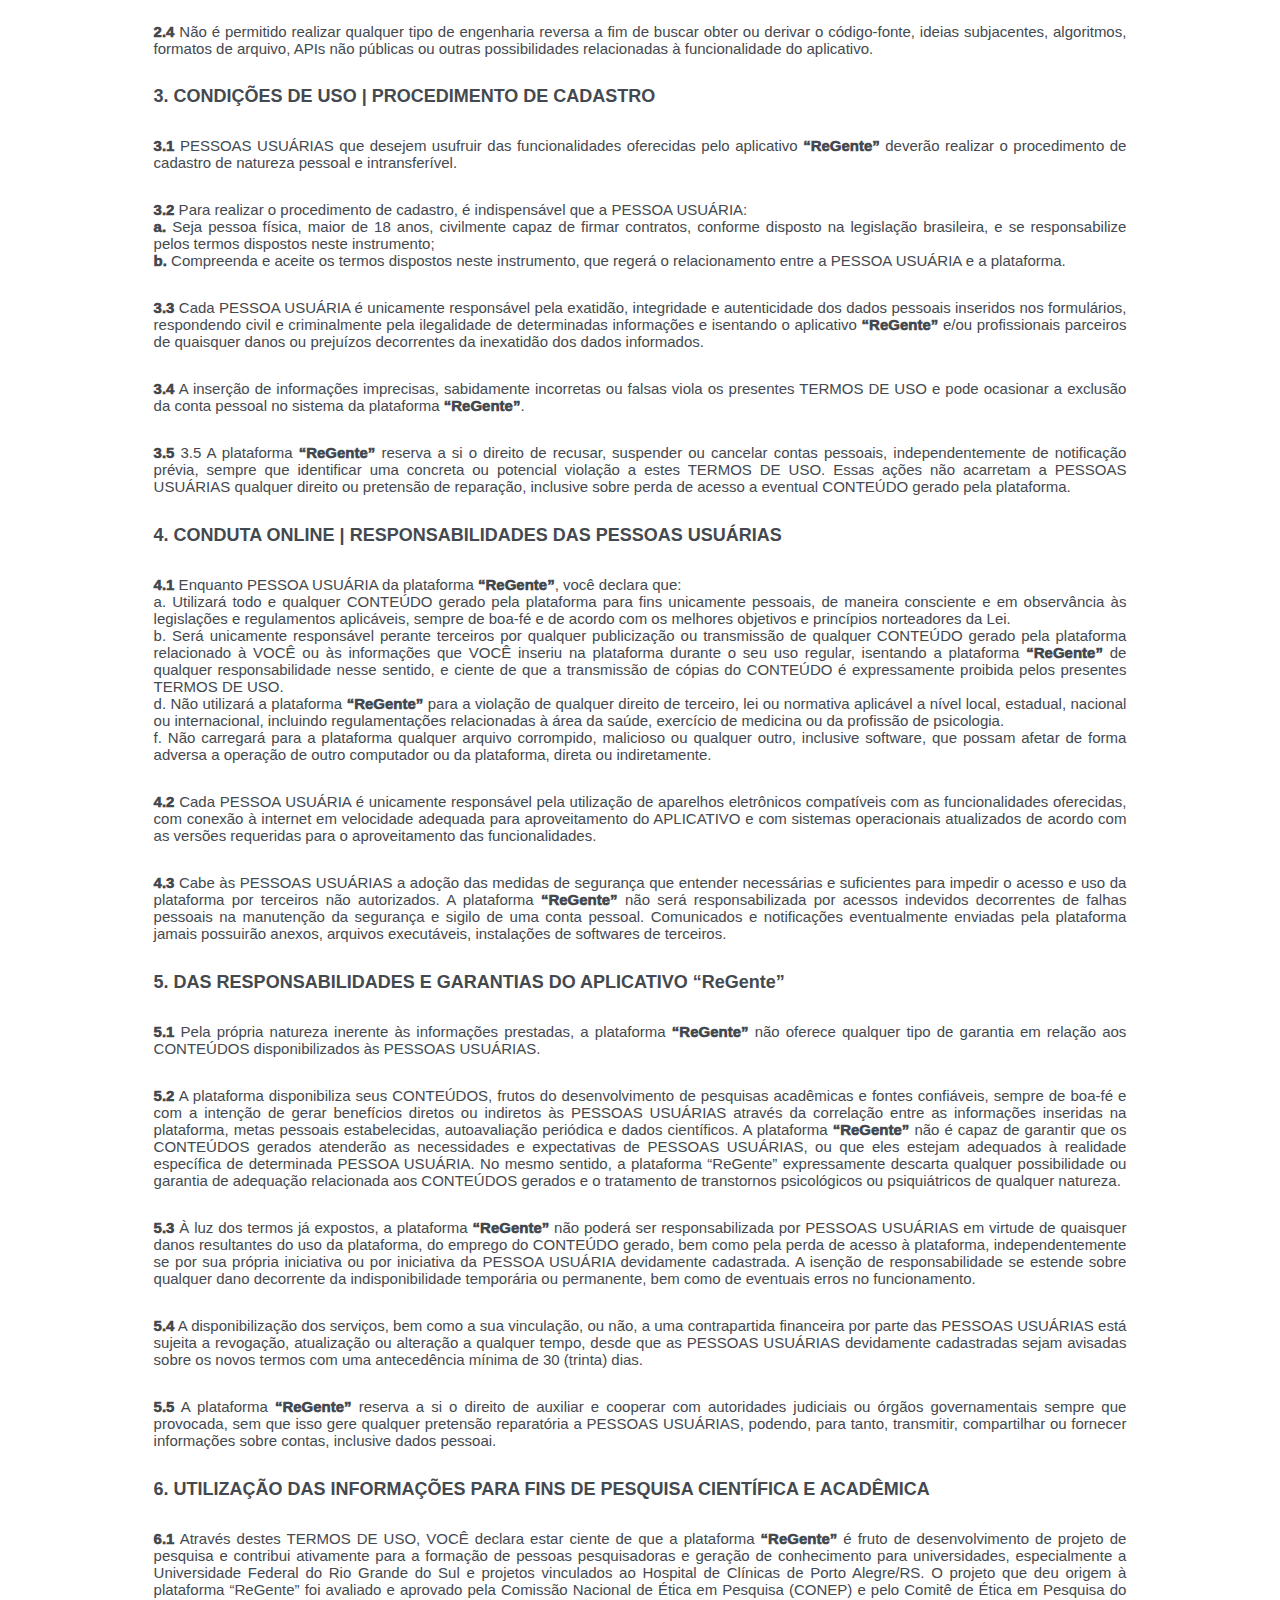
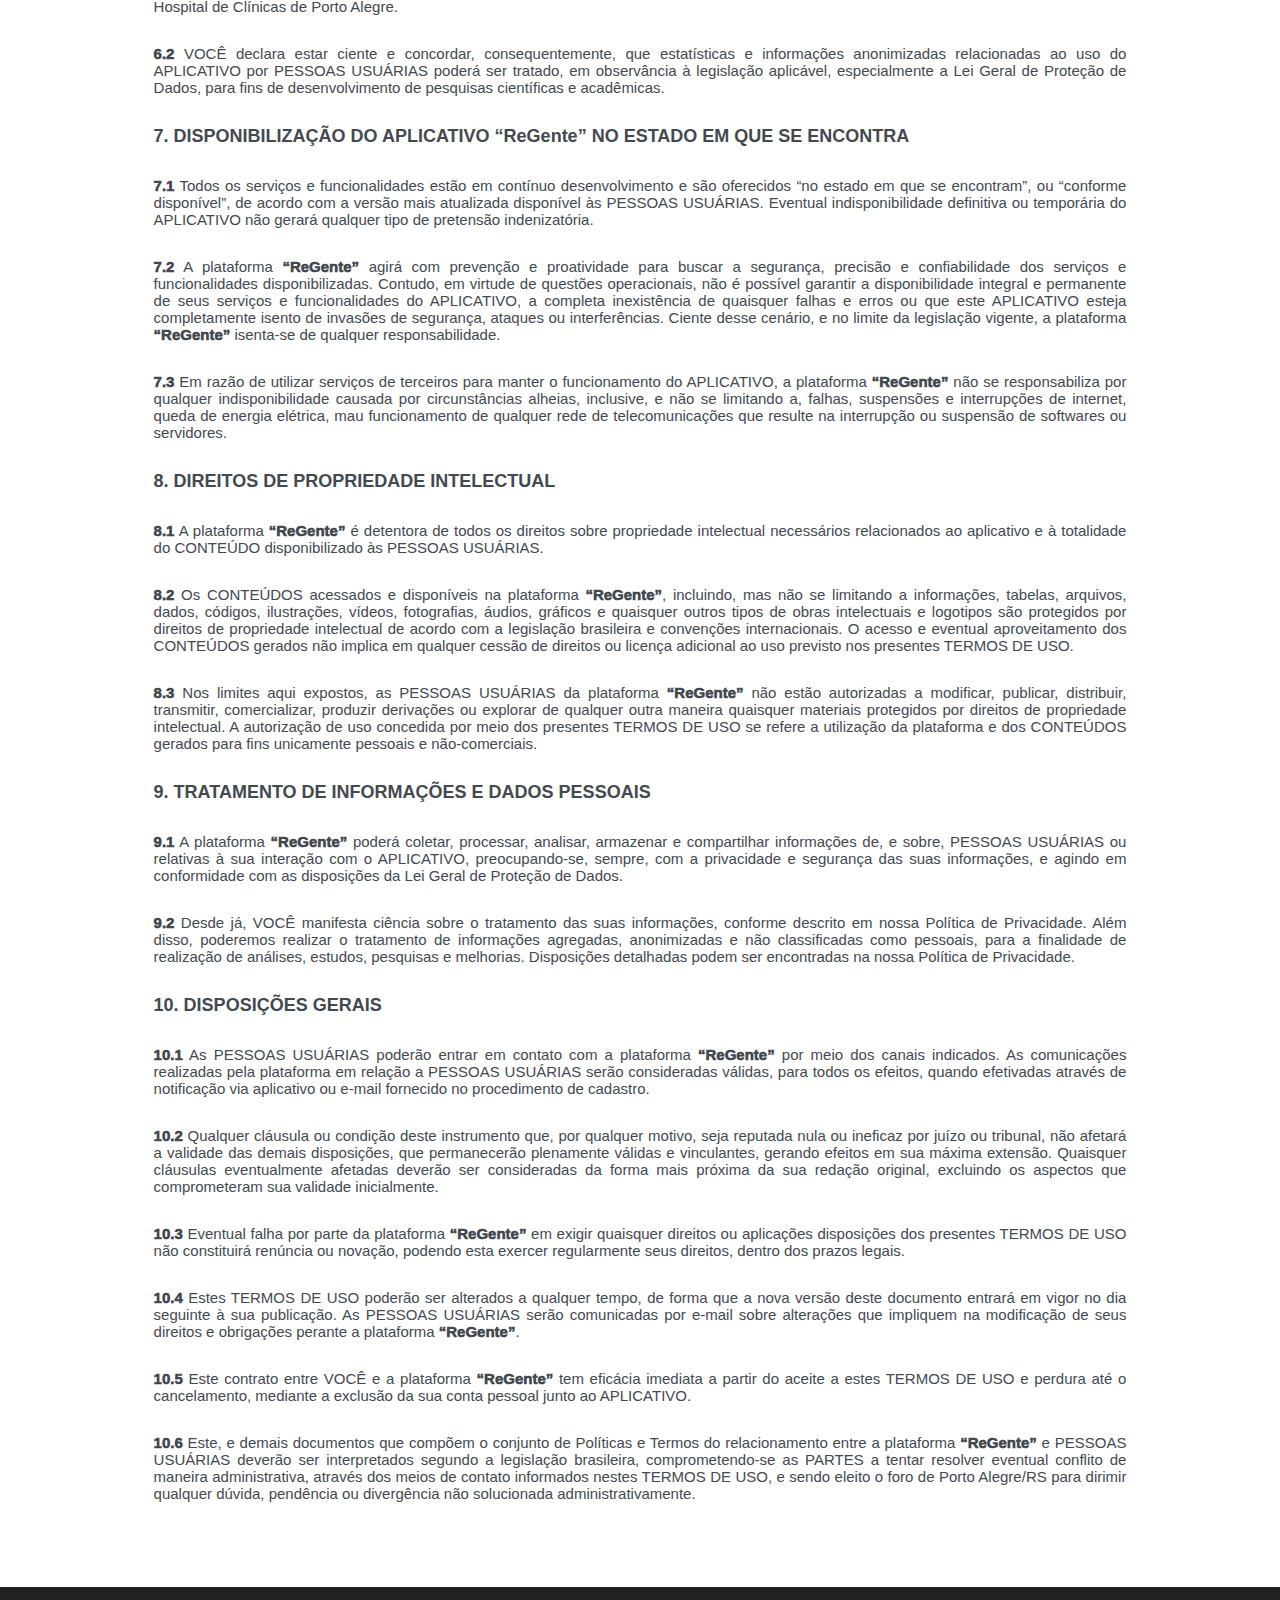
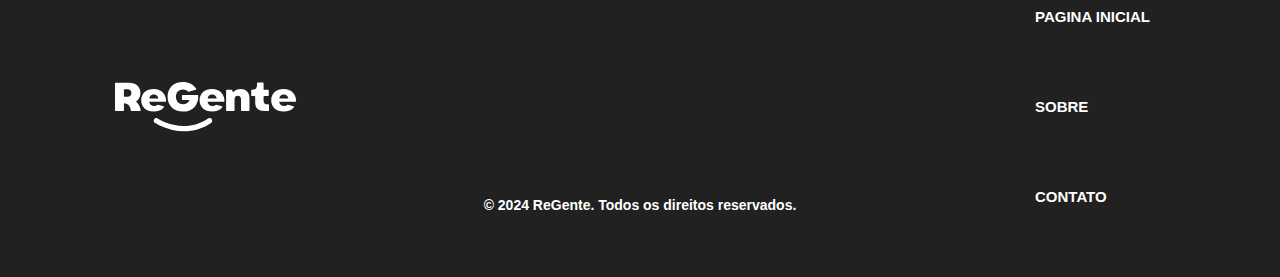
<file: termos_de_uso.html>
<!DOCTYPE html>
<html lang="en">
  <head>
    <meta charset="UTF-8" />
    <meta name="viewport" content="width=device-width, initial-scale=1.0" />
    <title>ReGente - Política de Privacidade</title>
    <link rel="stylesheet" href="./assets/css/termos.css" />
    <link rel="stylesheet" href="./assets/css/footer.css" />
    <link rel="stylesheet" href="./assets/css/header.css" />
    <link rel="preconnect" href="https://fonts.googleapis.com" />
    <link rel="preconnect" href="https://fonts.gstatic.com" crossorigin />
    <link
      rel="stylesheet"
      href="https://cdnjs.cloudflare.com/ajax/libs/font-awesome/5.15.3/css/all.min.css"
    />
  </head>
  <body>
    <header>
      <nav>
        <input type="checkbox" id="check" />

        <label for="check" class="checkbtn">
          <i class="fas fa-bars"></i>
        </label>

        <label class="logo">
          <img src="./assets/logo_regente_branco.svg" alt="Logo ReGente" />
        </label>

        <ul>
          <li><a href="/">Pagina Inicial</a></li>
          <li><a href="./sobre.html">Sobre</a></li>
          <li><a href="./termos_de_uso.html">Termos de Uso</a></li>
          <li>
            <a href="./politica_de_privicidade.html">Política de Privacidade</a>
          </li>
          <li><a href="./contato.html">Contato</a></li>
        </ul>
      </nav>
    </header>
    <main>
      <div id="main-content">
        <h1>Termos de Uso</h1>
        <h2>Olá! Agradecemos a sua escolha pelo aplicativo “ReGente”</p>
        <p>
          O APLICATIVO (“ReGente”) oferece às PESSOAS USUÁRIAS a possibilidade de compreender e acompanhar aspectos da sua saúde a partir de informações sobre hábitos e organização de rotina e recomendações oferecidas com base em pesquisas científicas, respaldo teórico e diretrizes emitidas por órgãos oficiais de saúde.
        </p>
        <p>
          <strong>LEIA ATENTAMENTE ESTES TERMOS ANTES DE UTILIZAR O APLICATIVO. Estes TERMOS DE USO regulam o relacionamento entre você e os serviços disponibilizados por nós. A aceitação aos termos aqui descritos, em conjunto com a nossa POLÍTICA DE PRIVACIDADE é indispensável à utilização do APLICATIVO “ReGente”.
          </strong>
        </p>
        <h2>
         DEFINIÇÕES IMPORTANTES
        </h2>
        <p>
          <strong>a. APLICATIVO:</strong> refere-se à plataforma/software <strong>“ReGente”</strong>, desenvolvido e publicado exclusivamente por [RESPONSÁVEL PELA PUBLICAÇÃO], nas lojas oficiais Google Play Store e Apple App Store, através do qual PESSOAS USUÁRIAS terão acesso às funcionalidades mediante a realização de cadastro.
        </p>
        <p><strong>b. CONTA PESSOAL:</strong> seção única que concentra as informações pessoais e de login no aplicativo sobre PESSOAS USUÁRIAS.</p>
        <p><strong>c. CONTEÚDO:</strong> variedade de informações, textos, recomendações, mensagens, comentários, recurso audiovisual ou material infográfico disponibilizados pela plataforma <strong>“ReGente”</strong> a PESSOAS USUÁRIAS por meio do uso do APLICATIVO.</p>
        <p><strong>d. DADOS CADASTRAIS:</strong> conjunto de informações coletadas e tratadas pela plataforma <strong>“ReGente”</strong> relativas à identificação de determinada PESSOA USUÁRIA.</p>
        <p><strong>e. PESSOA USUÁRIA ou VOCÊ:</strong> indivíduo, pessoa física devidamente cadastrada na PLATAFORMA, que acessa e aproveita os serviços oferecidos com o objetivo de compreender, registrar e receber informações relativas à sua saúde.</p>
        <h2>1.	O APLICATIVO “ReGente” | CONDIÇÕES GERAIS</h2>
        <p>
          <strong>1.1</strong> O <strong>“ReGente”</strong> é um aplicativo que busca oferecer, a PESSOAS USUÁRIAS, um sistema organizado de autoconhecimento através do registro e acompanhamento sobre atividades rotineiras, humor, sensações de bem-estar e hábitos pessoais, bem como pela disponibilização de recomendações personalizadas e periódicas a partir das informações inseridas na plataforma pelas próprias PESSOAS USUÁRIAS.

        </p>
        <p>
          <strong>1.2</strong> A solução apresentada pelo aplicativo <strong>“ReGente”</strong>, ainda que potencialmente considerada como terapêutica, não representa prática da medicina ou da psicologia, tampouco caracteriza ou substitui qualquer tratamento relacionado, uma vez que não oferece atendimentos de natureza psicológica ou psiquiátrica, ainda que em formato virtual, ou qualquer outra metodologia que represente ou resulte em diagnósticos de natureza psicológica ou psiquiátrica. Nesse sentido, o uso da plataforma <strong>“ReGente”</strong> não estabelece uma relação clínica, bem como a disponibilização do aplicativo não está sujeita a validação ou autorização emitida por órgãos governamentais ou agências reguladoras.
        </p>
        <p>
          <strong>1.3</strong> As informações e CONTEÚDOS são disponibilizados pela plataforma <strong>“ReGente”</strong> revestidos de boa-fé e com a intenção de gerar benefícios diretos ou indiretos às PESSOAS USUÁRIAS. Caso haja qualquer dúvida a respeito da sua condição clínica, recomendamos, antes de utilizar o aplicativo, que VOCÊ consulte previamente médicos ou psicólogos.

        </p>
        <p>
          <strong>1.4</strong> Cada PESSOA USUÁRIA que opte pela utilização da plataforma <strong>“ReGente”</strong> o faz de livre e espontânea vontade, ciente de que é unicamente responsável pela decisão de quais recomendações aplicar em sua rotina e como aplicá-las. Todos os CONTEÚDOS são disponibilizados com o propósito de informar e não substituem, sob nenhuma hipótese, acompanhamento médico ou terapêutico profissional.

        </p>
        <p>
          <strong>1.5</strong> Em hipótese alguma a plataforma <strong>“ReGente”</strong>, seus mantenedores, pesquisadores, colaboradores, contratados, subcontratados, executivos ou qualquer outra pessoa diretamente envolvida na disponibilização do APLICATIVO será responsabilizada por perdas ou danos causados pelo uso do mesmo ou pela interpretação ou emprego dos CONTEÚDOS disponibilizados.

        </p>
        <h2>2.	LICENÇA PARA USO DO APLICATIVO “ReGente”</h2>
        <p>
          <strong>2.1</strong> Em contrapartida ao aceite dos presentes TERMOS DE USO e criação de uma CONTA PESSOAL, a plataforma <strong>“ReGente”</strong> concede à PESSOA USUÁRIA uma licença limitada e revogável, para uso pessoal, não exclusiva, não sublicenciável e não transferível, durante período determinado para acessar os CONTEÚDOS oferecidos na plataforma.
        </p>
        <p>
          <strong>2.2</strong> A licença concedida não transfere às PESSOAS USUÁRIAS qualquer direito sobre o aplicativo, CONTEÚDOS gerados ou qualquer outra informação protegida por direitos de propriedade intelectual, conforme mencionado nestes TERMOS DE USO.

        </p>
        <p>
          <strong>2.3</strong> É expressamente vedado incorporar a solução oferecida pela plataforma <strong>“ReGente”</strong> a um produto ou serviço que VOCÊ forneça a terceiros, gratuitamente ou não, bem como interferir com qualquer mecanismo de forma a contornar os sistemas de segurança e proteção existentes no APLICATIVO e destinados a limitar o seu uso. No mesmo sentido, a transmissão a terceiros de cópias dos CONTEÚDOS gerados é expressamente proibida.

        </p>
        <p>
          <strong>2.4</strong> Não é permitido realizar qualquer tipo de engenharia reversa a fim de buscar obter ou derivar o código-fonte, ideias subjacentes, algoritmos, formatos de arquivo, APIs não públicas ou outras possibilidades relacionadas à funcionalidade do aplicativo.

        </p>
        <h2>3.	CONDIÇÕES DE USO | PROCEDIMENTO DE CADASTRO</h2>
        <p>
          <strong>3.1</strong> PESSOAS USUÁRIAS que desejem usufruir das funcionalidades oferecidas pelo aplicativo <strong>“ReGente”</strong> deverão realizar o procedimento de cadastro de natureza pessoal e intransferível.

        </p>
        <p>
          <strong>3.2</strong> Para realizar o procedimento de cadastro, é indispensável que a PESSOA USUÁRIA: 
<br>
          <strong>a.</strong>	Seja pessoa física, maior de 18 anos, civilmente capaz de firmar contratos, conforme disposto na legislação brasileira, e se responsabilize pelos termos dispostos neste instrumento;
          <br><strong>b.</strong>	Compreenda e aceite os termos dispostos neste instrumento, que regerá o relacionamento entre a PESSOA USUÁRIA e a plataforma.
        </p>
        <p>
          <strong>3.3</strong> Cada PESSOA USUÁRIA é unicamente responsável pela exatidão, integridade e autenticidade dos dados pessoais inseridos nos formulários, respondendo civil e criminalmente pela ilegalidade de determinadas informações e isentando o aplicativo <strong>“ReGente”</strong> e/ou profissionais parceiros de quaisquer danos ou prejuízos decorrentes da inexatidão dos dados informados.

        </p>
        <p>
          <strong>3.4</strong> A inserção de informações imprecisas, sabidamente incorretas ou falsas viola os presentes TERMOS DE USO e pode ocasionar a exclusão da conta pessoal no sistema da plataforma <strong>“ReGente”</strong>. 

        </p>
        <p>
          <strong>3.5</strong> 3.5	A plataforma <strong>“ReGente”</strong> reserva a si o direito de recusar, suspender ou cancelar contas pessoais, independentemente de notificação prévia, sempre que identificar uma concreta ou potencial violação a estes TERMOS DE USO. Essas ações não acarretam a PESSOAS USUÁRIAS qualquer direito ou pretensão de reparação, inclusive sobre perda de acesso a eventual CONTEÚDO gerado pela plataforma. 

        </p>

        <h2>4.	CONDUTA ONLINE | RESPONSABILIDADES DAS PESSOAS USUÁRIAS</h2>
<p>
          <strong>4.1</strong> Enquanto PESSOA USUÁRIA da plataforma <strong>“ReGente”</strong>, você declara que:  <br>
          a.	Utilizará todo e qualquer CONTEÚDO gerado pela plataforma para fins unicamente pessoais, de maneira consciente e em observância às legislações e regulamentos aplicáveis, sempre de boa-fé e de acordo com os melhores objetivos e princípios norteadores da Lei.
          <br>b.	Será unicamente responsável perante terceiros por qualquer publicização ou transmissão de qualquer CONTEÚDO gerado pela plataforma relacionado à VOCÊ ou às informações que VOCÊ inseriu na plataforma durante o seu uso regular, isentando a plataforma <strong>“ReGente”</strong> de qualquer responsabilidade nesse sentido, e ciente de que a transmissão de cópias do CONTEÚDO é expressamente proibida pelos presentes TERMOS DE USO.
          <br>d.	Não utilizará a plataforma <strong>“ReGente”</strong> para a violação de qualquer direito de terceiro, lei ou normativa aplicável a nível local, estadual, nacional ou internacional, incluindo regulamentações relacionadas à área da saúde, exercício de medicina ou da profissão de psicologia.
          <br>f.	Não carregará para a plataforma qualquer arquivo corrompido, malicioso ou qualquer outro, inclusive software, que possam afetar de forma adversa a operação de outro computador ou da plataforma, direta ou indiretamente.
          
        </p>
        <p>
          <strong>4.2</strong> Cada PESSOA USUÁRIA é unicamente responsável pela utilização de aparelhos eletrônicos compatíveis com as funcionalidades oferecidas, com conexão à internet em velocidade adequada para aproveitamento do APLICATIVO e com sistemas operacionais atualizados de acordo com as versões requeridas para o aproveitamento das funcionalidades. 

        </p>
        <p>
          <strong>4.3</strong> Cabe às PESSOAS USUÁRIAS a adoção das medidas de segurança que entender necessárias e suficientes para impedir o acesso e uso da plataforma por terceiros não autorizados. A plataforma <strong>“ReGente”</strong> não será responsabilizada por acessos indevidos decorrentes de falhas pessoais na manutenção da segurança e sigilo de uma conta pessoal. Comunicados e notificações eventualmente enviadas pela plataforma jamais possuirão anexos, arquivos executáveis, instalações de softwares de terceiros.

        </p>

        <h2>5.	DAS RESPONSABILIDADES E GARANTIAS DO APLICATIVO “ReGente”</h2>
        <p>
          <strong>5.1</strong> Pela própria natureza inerente às informações prestadas, a plataforma <strong>“ReGente”</strong> não oferece qualquer tipo de garantia em relação aos CONTEÚDOS disponibilizados às PESSOAS USUÁRIAS.
        </p>
        <p>
          <strong>5.2</strong> A plataforma disponibiliza seus CONTEÚDOS, frutos do desenvolvimento de pesquisas acadêmicas e fontes confiáveis, sempre de boa-fé e com a intenção de gerar benefícios diretos ou indiretos às PESSOAS USUÁRIAS através da correlação entre as informações inseridas na plataforma, metas pessoais estabelecidas, autoavaliação periódica e dados científicos. A plataforma <strong>“ReGente”</strong> não é capaz de garantir que os CONTEÚDOS gerados atenderão as necessidades e expectativas de PESSOAS USUÁRIAS, ou que eles estejam adequados à realidade específica de determinada PESSOA USUÁRIA. No mesmo sentido, a plataforma “ReGente” expressamente descarta qualquer possibilidade ou garantia de adequação relacionada aos CONTEÚDOS gerados e o tratamento de transtornos psicológicos ou psiquiátricos de qualquer natureza.

        </p>
        <p>
          <strong>5.3</strong> À luz dos termos já expostos, a plataforma <strong>“ReGente”</strong> não poderá ser responsabilizada por PESSOAS USUÁRIAS em virtude de quaisquer danos resultantes do uso da plataforma, do emprego do CONTEÚDO gerado, bem como pela perda de acesso à plataforma, independentemente se por sua própria iniciativa ou por iniciativa da PESSOA USUÁRIA devidamente cadastrada. A isenção de responsabilidade se estende sobre qualquer dano decorrente da indisponibilidade temporária ou permanente, bem como de eventuais erros no funcionamento.

        </p>
        <p>
          <strong>5.4</strong> A disponibilização dos serviços, bem como a sua vinculação, ou não, a uma contrapartida financeira por parte das PESSOAS USUÁRIAS está sujeita a revogação, atualização ou alteração a qualquer tempo, desde que as PESSOAS USUÁRIAS devidamente cadastradas sejam avisadas sobre os novos termos com uma antecedência mínima de 30 (trinta) dias.

        </p>
        <p>
          <strong>5.5</strong> A plataforma <strong>“ReGente”</strong> reserva a si o direito de auxiliar e cooperar com autoridades judiciais ou órgãos governamentais sempre que provocada, sem que isso gere qualquer pretensão reparatória a PESSOAS USUÁRIAS, podendo, para tanto, transmitir, compartilhar ou fornecer informações sobre contas, inclusive dados pessoai.

        </p>

        <h2>6.	UTILIZAÇÃO DAS INFORMAÇÕES PARA FINS DE PESQUISA CIENTÍFICA E ACADÊMICA</h2>
        <p>
          <strong>6.1</strong> Através destes TERMOS DE USO, VOCÊ declara estar ciente de que a plataforma <strong>“ReGente”</strong> é fruto de desenvolvimento de projeto de pesquisa e contribui ativamente para a formação de pessoas pesquisadoras e geração de conhecimento para universidades, especialmente a Universidade Federal do Rio Grande do Sul e projetos vinculados ao Hospital de Clínicas de Porto Alegre/RS. O projeto que deu origem à plataforma “ReGente” foi avaliado e aprovado pela Comissão Nacional de Ética em Pesquisa (CONEP) e pelo Comitê de Ética em Pesquisa do Hospital de Clínicas de Porto Alegre.

        </p>
        <p>
          <strong>6.2</strong> VOCÊ declara estar ciente e concordar, consequentemente, que estatísticas e informações anonimizadas relacionadas ao uso do APLICATIVO por PESSOAS USUÁRIAS poderá ser tratado, em observância à legislação aplicável, especialmente a Lei Geral de Proteção de Dados, para fins de desenvolvimento de pesquisas científicas e acadêmicas.

        </p>
        
        <h2>7.	DISPONIBILIZAÇÃO DO APLICATIVO “ReGente” NO ESTADO EM QUE SE ENCONTRA</h2>
        <p>
          <strong>7.1</strong> Todos os serviços e funcionalidades estão em contínuo desenvolvimento e são oferecidos “no estado em que se encontram”, ou “conforme disponível”, de acordo com a versão mais atualizada disponível às PESSOAS USUÁRIAS. Eventual indisponibilidade definitiva ou temporária do APLICATIVO não gerará qualquer tipo de pretensão indenizatória.
        </p>
        <p>
          <strong>7.2</strong> A plataforma <strong>“ReGente”</strong> agirá com prevenção e proatividade para buscar a segurança, precisão e confiabilidade dos serviços e funcionalidades disponibilizadas. Contudo, em virtude de questões operacionais, não é possível garantir a disponibilidade integral e permanente de seus serviços e funcionalidades do APLICATIVO, a completa inexistência de quaisquer falhas e erros ou que este APLICATIVO esteja completamente isento de invasões de segurança, ataques ou interferências. Ciente desse cenário, e no limite da legislação vigente, a plataforma <strong>“ReGente”</strong> isenta-se de qualquer responsabilidade.

        </p>
        <p>
          <strong>7.3</strong> Em razão de utilizar serviços de terceiros para manter o funcionamento do APLICATIVO, a plataforma <strong>“ReGente”</strong> não se responsabiliza por qualquer indisponibilidade causada por circunstâncias alheias, inclusive, e não se limitando a, falhas, suspensões e interrupções de internet, queda de energia elétrica, mau funcionamento de qualquer rede de telecomunicações que resulte na interrupção ou suspensão de softwares ou servidores.

        </p>

        <h2>8.	DIREITOS DE PROPRIEDADE INTELECTUAL</h2>
        <p>
          <strong>8.1</strong> A plataforma <strong>“ReGente”</strong> é detentora de todos os direitos sobre propriedade intelectual necessários relacionados ao aplicativo e à totalidade do CONTEÚDO disponibilizado às PESSOAS USUÁRIAS. 
        </p>
        <p>
          <strong>8.2</strong> Os CONTEÚDOS acessados e disponíveis na plataforma <strong>“ReGente”</strong>, incluindo, mas não se limitando a informações, tabelas, arquivos, dados, códigos, ilustrações, vídeos, fotografias, áudios, gráficos e quaisquer outros tipos de obras intelectuais e logotipos são protegidos por direitos de propriedade intelectual de acordo com a legislação brasileira e convenções internacionais. O acesso e eventual aproveitamento dos CONTEÚDOS gerados não implica em qualquer cessão de direitos ou licença adicional ao uso previsto nos presentes TERMOS DE USO.

        </p>
        <p>
          <strong>8.3</strong> Nos limites aqui expostos, as PESSOAS USUÁRIAS da plataforma <strong>“ReGente”</strong> não estão autorizadas a modificar, publicar, distribuir, transmitir, comercializar, produzir derivações ou explorar de qualquer outra maneira quaisquer materiais protegidos por direitos de propriedade intelectual. A autorização de uso concedida por meio dos presentes TERMOS DE USO se refere a utilização da plataforma e dos CONTEÚDOS gerados para fins unicamente pessoais e não-comerciais.

        </p>

        <h2>9.	TRATAMENTO DE INFORMAÇÕES E DADOS PESSOAIS</h2>
        <p>
          <strong>9.1</strong> A plataforma <strong>“ReGente”</strong> poderá coletar, processar, analisar, armazenar e compartilhar informações de, e sobre, PESSOAS USUÁRIAS ou relativas à sua interação com o APLICATIVO, preocupando-se, sempre, com a privacidade e segurança das suas informações, e agindo em conformidade com as disposições da Lei Geral de Proteção de Dados.

        </p>
        <p>
          <strong>9.2</strong> Desde já, VOCÊ manifesta ciência sobre o tratamento das suas informações, conforme descrito em nossa Política de Privacidade. Além disso, poderemos realizar o tratamento de informações agregadas, anonimizadas e não classificadas como pessoais, para a finalidade de realização de análises, estudos, pesquisas e melhorias. Disposições detalhadas podem ser encontradas na nossa Política de Privacidade.
        </p>

        <h2>10.	DISPOSIÇÕES GERAIS</h2>
        <p>
          <strong>10.1</strong> As PESSOAS USUÁRIAS poderão entrar em contato com a plataforma <strong>“ReGente”</strong> por meio dos canais indicados. As comunicações realizadas pela plataforma em relação a PESSOAS USUÁRIAS serão consideradas válidas, para todos os efeitos, quando efetivadas através de notificação via aplicativo ou e-mail fornecido no procedimento de cadastro.

        </p>
        <p>
          <strong>10.2</strong> Qualquer cláusula ou condição deste instrumento que, por qualquer motivo, seja reputada nula ou ineficaz por juízo ou tribunal, não afetará a validade das demais disposições, que permanecerão plenamente válidas e vinculantes, gerando efeitos em sua máxima extensão. Quaisquer cláusulas eventualmente afetadas deverão ser consideradas da forma mais próxima da sua redação original, excluindo os aspectos que comprometeram sua validade inicialmente.
        </p>
        <p>
          <strong>10.3</strong> Eventual falha por parte da plataforma <strong>“ReGente”</strong> em exigir quaisquer direitos ou aplicações disposições dos presentes TERMOS DE USO não constituirá renúncia ou novação, podendo esta exercer regularmente seus direitos, dentro dos prazos legais.
        </p>
        <p>
          <strong>10.4</strong> Estes TERMOS DE USO poderão ser alterados a qualquer tempo, de forma que a nova versão deste documento entrará em vigor no dia seguinte à sua publicação. As PESSOAS USUÁRIAS serão comunicadas por e-mail sobre alterações que impliquem na modificação de seus direitos e obrigações perante a plataforma <strong>“ReGente”</strong>.

        </p>
        <p>
          <strong>10.5</strong> Este contrato entre VOCÊ e a plataforma <strong>“ReGente”</strong> tem eficácia imediata a partir do aceite a estes TERMOS DE USO e perdura até o cancelamento, mediante a exclusão da sua conta pessoal junto ao APLICATIVO.

        </p>
        <p>
          <strong>10.6</strong> Este, e demais documentos que compõem o conjunto de Políticas e Termos do relacionamento entre a plataforma <strong>“ReGente”</strong> e PESSOAS USUÁRIAS deverão ser interpretados segundo a legislação brasileira, comprometendo-se as PARTES a tentar resolver eventual conflito de maneira administrativa, através dos meios de contato informados nestes TERMOS DE USO, e sendo eleito o foro de Porto Alegre/RS para dirimir qualquer dúvida, pendência ou divergência não solucionada administrativamente.

        </p>






      </div>
    </main>
    <footer>
      <section>
        <div class="logo">
          <img src="./assets/logo_regente_branco.svg" alt="Logo ReGente" />
        </div>
        <div id="div-nav">
          <nav>
            <ul>
              <li><a href="/">Pagina Inicial</a></li>
              <li><a href="./sobre.html">Sobre</a></li>
              <li><a href="./contato.html">Contato</a></li>
            </ul>
          </nav>
        </div>
      </section>
      <div class="copyright">
        <p>&copy; 2024 ReGente. Todos os direitos reservados.</p>
      </div>
    </footer>
  </body>
</html>
</file>
<file: assets/css/home.css>
:root {
  --primary-color: #ff8939;
  --secondary-color: #fca844;
  --btn-color: #f58b44;
  --text-color: #444950;
}

body {
  margin: 0;
  padding: 0;
  font-family: "Nunito", sans-serif;
  background: linear-gradient(to bottom, #ff8939, #fca844);
  background-attachment: fixed;
  color: #ffffff;
  height: 100%;
}

main {
  padding: 30px;
}

#text-content {
  display: grid;
  place-items: center;
  margin: 20px;
}

#text-content h1 {
  font-size: 50px;
  font-weight: 900;
  text-align: center;
}

#text-content p {
  font-size: 25px;
  font-weight: 500;
  text-align: center;
}

#img-content {
  display: flex;
  flex-wrap: wrap;
  gap: 10px;
  justify-content: center;
}

#img-content img {
  width: 100%;
  max-width: 350px;
  transition: transform 0.3s;
}

.center-img {
  transform: scale(1.3);
  z-index: 1;
}

.side-img {
  transform: scale(0.9);
  z-index: 0;
}

#text-content button {
  background-color: var(--btn-color);
  color: white;
  padding: 14px 20px;
  margin: 50px auto;
  border: none;
  cursor: pointer;
  width: 200px;
  border-radius: 25px;
  font-weight: 800;
  font-size: 20px;
  display: block;
}

#button-group {
  color: var(--text-color);
  font-size: 22px;
  font-weight: 500;
  text-align: center;
}

#func-content {
  background-color: white;
  border-radius: 25px;
  color: black;
  width: 80%;
  margin: 0 auto;
  padding: 30px 0;
}

#func-content h1 {
  font-size: 40px;
  font-weight: 700;
  text-align: center;
  color: var(--text-color);
}

.firstSection {
  display: flex;
  flex-wrap: wrap;
  gap: 1.5rem;
  margin: 2rem auto;
  max-width: 1100px;
  justify-content: center;
}

.intro-text {
  flex: 1;
  min-width: 300px;
}

.intro-text h1 {
  font-size: 1.5rem;
  text-align: center;
}

.intro-text p {
  line-height: 1.6;
  color: var(--text-color);
}

.button-group {
  display: flex;
  justify-content: center;
  gap: 10px;
}

.button-group button {
  padding: 10px 20px;
  cursor: pointer;
  border: none;
  background-color: #f0f0f0;
  transition: background-color 0.3s;
  border-radius: 25px;
}

.button-group button.selected {
  background-color: var(--btn-color);
  color: #fff;
}

.button-group button:hover {
  background-color: var(--btn-color);
  color: white;
}

.img-func {
  flex: 1;
  display: flex;
  justify-content: center;
}

.img-func img {
  width: 100%;
  max-width: 500px;
}

#feature-image {
  border-radius: 25px;
  padding: 12px;
}

.hidden {
  display: none;
}

#notification {
  position: fixed;
  top: 20px;
  right: 20px;
  padding: 10px;
  background-color: #f44336;
  color: white;
  border-radius: 5px;
  z-index: 1000;
}

/* Media Queries */
@media only screen and (max-width: 1024px) {
  #text-content h1 {
    font-size: 40px;
  }

  #text-content p {
    font-size: 20px;
  }

  #img-content img {
    max-width: 300px;
  }

  #func-content {
    width: 90%;
  }

  #func-content h1 {
    font-size: 35px;
  }

  .firstSection {
    gap: 1rem;
  }

  .intro-text h1 {
    font-size: 1.25rem;
  }

  .button-group {
    flex-direction: column;
  }

  .img-func img {
    max-width: 400px;
  }
}

@media only screen and (max-width: 768px) {
  #text-content,
  #func-content {
    width: 100%;
    padding: 10px;
  }

  #text-content h1,
  #func-content h1 {
    font-size: 1.5rem;
  }

  .firstSection {
    flex-direction: column;
    text-align: center;
  }

  #img-content {
    flex-direction: column;
    gap: 15px;
  }

  #img-content img {
    max-width: 100%;
    height: auto;
  }

  .img-func img {
    max-width: 300px;
  }

  #text-content button {
    width: 100%;
    padding: 12px 0;
    font-size: 18px;
  }
}
</file>
<file: assets/css/footer.css>
footer {
  background-color: #212121;
  color: #fff;
  padding: 50px 0;
  font-weight: 800;
}

section {
  display: flex;
  justify-content: space-between;
  align-items: center;
  margin: 0 auto;
  padding: 15px;
}

.logo {
  margin-left: 100px;
  display: flex;
  align-items: center;
}
.logo img {
  height: 50px;
}

#div-nav {
  margin-right: 80px;
  display: flex;
  align-items: center;
  justify-content: space-between;
}

#div-nav ul {
  list-style: none;
  display: flex;
  flex-direction: column;
  justify-content: space-evenly;
  margin: 0;
  padding: 0;
}

#div-nav ul li {
  margin: 5px 0;
}

#div-nav ul li a {
  color: #ffffff;
  text-decoration: none;
  padding: 10px 20px;
  border-radius: 5px;
}

footer .copyright {
  font-size: 14px;
  text-align: center;
  margin-top: 20px;
}

/* Media Queries */
@media only screen and (max-width: 768px) {
  section,
  .logo,
  #div-nav {
    flex-direction: column;
    align-items: center;
    margin-left: 0;
    margin-right: 0;
  }

  .logo img {
    margin-bottom: 10px; /* Adiciona espaço entre o logo e a navegação */
  }

  #div-nav ul {
    flex-direction: row;
    flex-wrap: wrap;
    justify-content: center;
  }

  #div-nav ul li {
    margin: 10px; /* Aumenta o espaçamento entre os itens de navegação */
  }
}
</file>
<file: assets/css/header.css>
header {
  font-family: "Nunito", sans-serif;
  font-weight: 800;
}

nav {
  background: transparent;
  height: 80px;
  width: 100%;
  display: flex;
  align-items: center;
  padding: 15px 15px;
}

label.logo {
  line-height: 80px;
  padding: 0 100px;
}

label.logo img {
  height: 50px;
}

nav ul {
  float: right;
  margin-right: 20px;
}

nav ul li {
  display: inline-block;
  line-height: 80px;
  margin: 0 5px;
}

nav ul li a {
  color: #ffffff;
  font-size: 16px;
  padding: 7px 13px;
  border-radius: 3px;
  text-transform: uppercase;
  transition: background 0.3s;
  text-decoration: none;
}

a.active,
a:hover {
  background: rgba(255, 255, 255, 0.1);
}

.checkbtn {
  font-size: 20px;
  color: white;
  float: right;
  line-height: 80px;
  margin-right: 30px;
  cursor: pointer;
  display: none;
}

#check {
  display: none;
}

@media (max-width: 1450px) {
  label.logo {
    padding-left: 25px;
  }

  nav ul li a {
    font-size: 15px;
  }
}

@media (max-width: 1320px) {
  label.logo {
    padding-left: 15px;
  }
  label.logo img {
    height: 50px;
    width: 125px;
  }
  nav ul li a {
    font-size: 15px;
    padding: 3.5px 7px;
  }
}

@media (max-width: 1200px) {
  .checkbtn {
    padding-left: 50px;
    display: block;
    position: absolute;
    left: 0;
  }
  nav {
    display: flex;
    justify-content: center;
    align-items: center;
    position: relative;
  }
  label.logo img {
    margin-left: auto;
    margin-right: auto;
  }

  ul {
    position: fixed;
    width: 100vw;
    height: 100vh;
    background: linear-gradient(to bottom, #ff8939, #fca844);
    top: 80px;
    left: -110%;
    text-align: center;
    transition: all 0.5s;
  }

  nav ul li {
    display: block;
    margin: 50px 0;
    line-height: 30px;
  }

  nav ul li a {
    font-size: 15px;
  }

  a:hover,
  a.active {
    background: rgba(255, 255, 255, 0.1);
  }

  #check:checked ~ ul {
    left: 0;
  }
}

@media (max-width: 400px) {
  label.logo img {
    margin-left: 55px;
  }

  nav ul li a {
    font-size: 15px;
    padding: 3.5px 7px;
  }
}
</file>
<file: assets/css/contato.css>
:root {
  --primary-color: #ff8939;
  --secondary-color: #fca844;
  --btn-color: #f58b44;
  --text-color: #444950;
}
body {
  margin: 0;
  padding: 0;
  font-family: "Nunito", sans-serif;
  background: linear-gradient(to bottom, #ff8939, #fca844);
  background-attachment: fixed;
  color: #ffffff;
  height: 100%;
}

#main-content {
  background-color: white;
  border-radius: 25px;
  color: var(--text-color);
  width: 80%;
  margin: 0 auto;
  padding: 20px;
  margin-bottom: 80px;
}

#main-content h1 {
  font-size: 40px;
  font-weight: 900;
  text-align: center;
}

#main-content h2 {
  font-size: 30px;
  font-weight: 900;
  text-align: center;
  padding-bottom: 15px;
}

#section-forms {
  margin-top: 20px;
  display: flex;
  justify-content: center;
}

form {
  width: 80%;
}

label {
  display: block;
  margin-bottom: 5px;
}

input[type="text"],
input[type="email"],
textarea {
  width: 100%;
  padding: 8px;
  margin-bottom: 10px;
  border-radius: 5px;
  border: 1px solid #ccc;
}

button[type="submit"] {
  background-color: var(--btn-color);
  color: white;
  padding: 10px 20px;
  border: none;
  border-radius: 5px;
  cursor: pointer;
}

button[type="submit"]:hover {
  background-color: #f3704b;
}

/* Media Queries */
@media only screen and (max-width: 768px) {
  #main-content {
    width: 95%;
    padding: 10px;
  }

  #main-content h1,
  #main-content h2 {
    font-size: 24px; /* Ajusta o tamanho da fonte para h1 e h2 */
  }

  form {
    width: 90%; /* Aumenta a largura do formulário para ocupar mais espaço */
  }

  input[type="text"],
  input[type="email"],
  textarea {
    padding: 12px; /* Aumenta o padding para uma melhor visualização em dispositivos menores */
  }

  button[type="submit"] {
    padding: 12px 24px; /* Aumenta o padding do botão para melhor toque */
  }
}
</file>
<file: assets/css/feedback.css>
:root {
  --primary-color: #ff8939;
  --secondary-color: #fca844;
  --btn-color: #f58b44;
  --text-color: #444950;
}
body {
  margin: 0;
  padding: 0;
  font-family: "Nunito", sans-serif;
  background: linear-gradient(to bottom, #ff8939, #fca844);
  background-attachment: fixed;
  color: #ffffff;
  height: 100%;
}

#main-content {
  background-color: white;
  border-radius: 25px;
  color: var(--text-color);
  width: 80%;
  margin: 0 auto;
  padding: 20px;
  margin-bottom: 80px;
}

#main-content h1 {
  font-size: 40px;
  font-weight: 900;
  text-align: center;
}

#main-content h2 {
  font-size: 30px;
  font-weight: 900;
  text-align: center;
  padding-bottom: 15px;
}

#section-forms {
  margin-top: 20px;
  display: flex;
  justify-content: center;
}

form {
  width: 80%;
}

label {
  display: block;
  margin-bottom: 5px;
}

textarea {
  width: 100%;
  padding: 8px;
  margin-bottom: 10px;
  border-radius: 5px;
  border: 1px solid #ccc;
}

button {
  background-color: var(--btn-color);
  color: white;
  padding: 10px 20px;
  border: none;
  border-radius: 5px;
  cursor: pointer;
}

button[type="submit"]:hover {
  background-color: #f3704b;
}

@media only screen and (max-width: 768px) {
  #main-content {
    width: 95%;
    padding: 10px;
  }

  #main-content h1,
  #main-content h2 {
    font-size: 24px;
  }

  form {
    width: 90%;
  }

  input[type="text"],
  input[type="email"],
  textarea {
    padding: 12px;
  }

  button[type="submit"] {
    padding: 12px 24px;
  }
}

#feedbacks {
  list-style: none;
}

.feedback-item {
  display: flex;
  justify-content: space-between;
  align-items: center;
  padding: 10px;
  border-bottom: 1px solid #ccc;
}

.feedback-message {
  flex-grow: 1;
  margin: 0;
}

.button-group {
  display: flex;
  gap: 10px;
}

.btn {
  background-color: var(--btn-color);
  color: white;
  border: none;
  border-radius: 5px;
  padding: 5px 10px;
  cursor: pointer;
  transition: background-color 0.3s ease;
}

.btn:hover {
  background-color: #f3704b;
}

.edit-btn {
  background-color: var(--secondary-color);
}

.delete-btn {
  background-color: #dc3545;
}

.delete-btn:hover {
  background-color: #c82333;
}
</file>
<file: assets/css/politica.css>
:root {
  --primary-color: #ff8939;
  --secondary-color: #fca844;
  --btn-color: #f58b44;
  --text-color: #444950;
}

body {
  margin: 0;
  padding: 0;
  font-family: "Nunito", sans-serif;
  background: linear-gradient(to bottom, #ff8939, #fca844);
  background-attachment: fixed;
  color: #ffffff;
  height: 100%;
  
}

#main-content {
  background-color: white;
  border-radius: 25px;
  color: var(--text-color);
  width: 80%;
  margin: 0 auto;
  padding: 20px;
  display: flex;
  flex-direction: column;
  margin-bottom: 50px;
}

#main-content h1 {
  font-size: 50px;
  font-weight: 900;
  text-align: center;
}
#main-content h2 {
  width: 90%;
  padding-left: 2.5%;
  font-size: 18px;
  font-weight: 900;
  text-align: justify;
}

#main-content p {
  padding-left: 2.5%;
  padding-right: 2.5%;
  width: 95%;
  font-size: 15px;
  font-weight: 500;
  text-align: justify;
}

#table {
 display: flex;
 justify-content: center;

  
}

table {
  width: 90%;
  border-collapse: collapse;
  text-align: center;
  color: var(--text-color);
  font-size: 13px;
  
  margin: 20px;
 
}

table tbody {
  background-color: #cecece;
}

table thead {
  background-color: var(--text-color);
  color: #ffffff;
  
}

table th,
table td {
  padding: 10px;
  border: 1px solid #000000;
  
  
}

strong {
  font-weight: 1000;
}

/* Media Queries */
@media only screen and (max-width: 768px) {
  #main-content {
    width: 80%;
    padding: 5px;
  }

  #main-content h1 {
    font-size: 30px;
  }

  #main-content h2 {
    font-size: 18px;
  }

  #main-content p {
    font-size: 13px;
  }   

  
  
    table th,
    table td {
      font-size: 14px;
      padding: 8px;
    }
  
}

@media only screen and (max-width: 600px) {
 

  #main-content h1 {
    font-size: 20px;
  }

  #main-content h2 {
    font-size: 14px;
  }

  #main-content p {
    font-size: 11px;
  }   

  
  table th,
  table td {
    font-size: 11px;
    padding: 8px;
  }
}

@media only screen and (max-width: 450px) {
 

  #main-content h1 {
    font-size: 18px;
  }

  #main-content h2 {
    font-size: 12px;
  }

  #main-content p {
    font-size: 9px;
  }   

  
  table th,
  table td {
    font-size: 9px;
    padding: 8px;
  }
}
</file>
<file: assets/css/termos.css>
:root {
  --primary-color: #ff8939;
  --secondary-color: #fca844;
  --btn-color: #f58b44;
  --text-color: #444950;
}

body {
  margin: 0;
  padding: 0;
  font-family: "Nunito", sans-serif;
  background: linear-gradient(to bottom, #ff8939, #fca844);
  background-attachment: fixed;
  color: #ffffff;
  height: 100%;
  
}

#main-content {
  background-color: white;
  border-radius: 25px;
  color: var(--text-color);
  width: 80%;
  margin: 0 auto;
  padding: 20px;
  display: flex;
  flex-direction: column;
  margin-bottom: 50px;
}

#main-content h1 {
  font-size: 50px;
  font-weight: 900;
  text-align: center;
}
#main-content h2 {
  width: 90%;
  padding-left: 2.5%;
  font-size: 18px;
  font-weight: 900;
  text-align: justify;
}

#main-content p {
  padding-left: 2.5%;
  padding-right: 2.5%;
  width: 95%;
  font-size: 15px;
  font-weight: 500;
  text-align: justify;
}



strong {
  font-weight: 1000;
}

/* Media Queries */
@media only screen and (max-width: 768px) {
  #main-content {
    width: 80%;
    padding: 5px;
  }

  #main-content h1 {
    font-size: 30px;
  }

  #main-content h2 {
    font-size: 18px;
  }

  #main-content p {
    font-size: 13px;
  }   
}

@media only screen and (max-width: 600px) {
 

  #main-content h1 {
    font-size: 20px;
  }

  #main-content h2 {
    font-size: 14px;
  }

  #main-content p {
    font-size: 11px;
  }   
}
</file>
